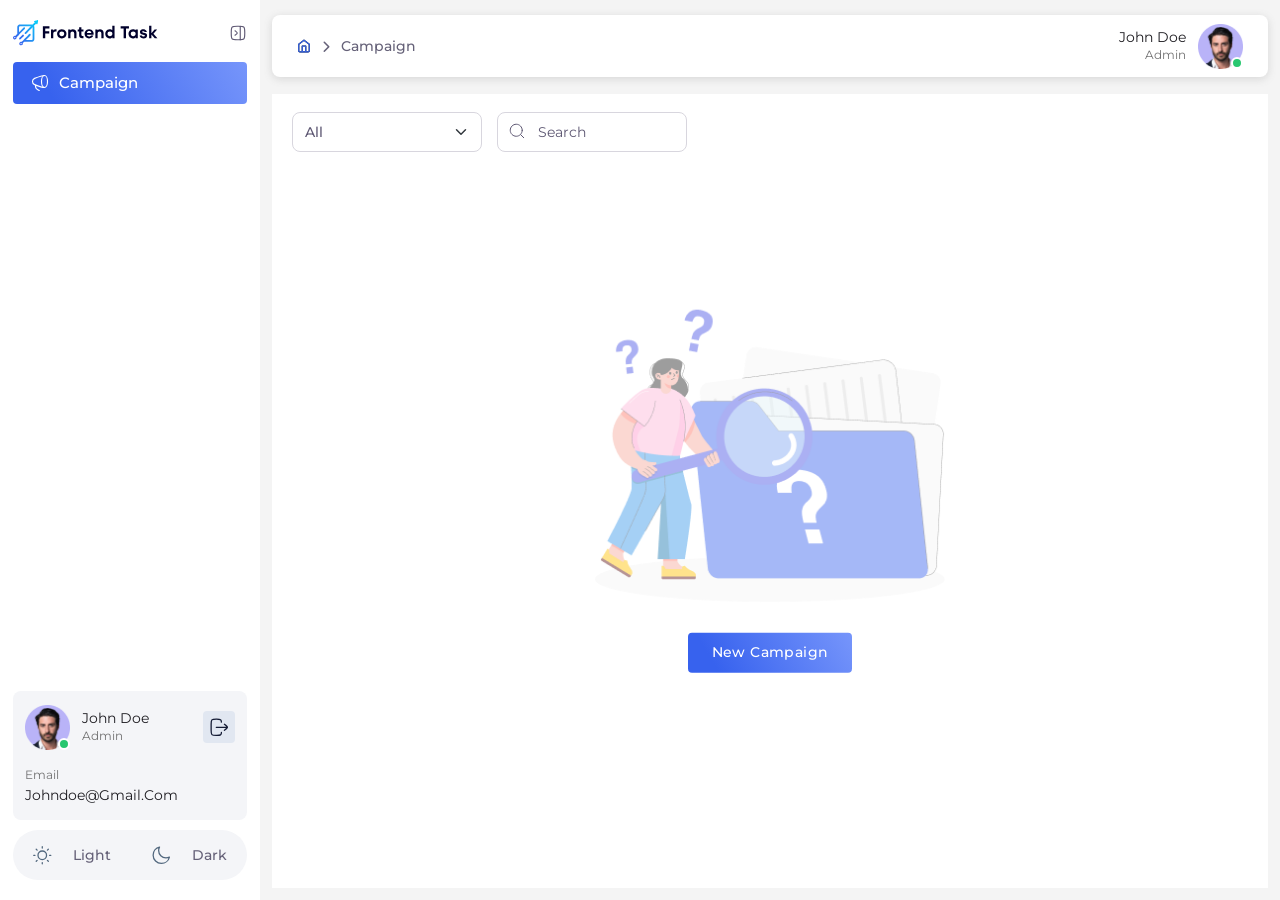
<file: index.html>
<!DOCTYPE html>
<html lang="en">

<head>
    <meta charset="UTF-8">
    <meta name="viewport" content="width=device-width, initial-scale=1">
    <!-- Title -->
    <title>Advanced Workflow</title>
    <!-- meta-description -->
    <meta name="description" content="">
    <!-- font-awesome-link -->
    <link rel="stylesheet" href="https://cdnjs.cloudflare.com/ajax/libs/font-awesome/6.5.1/css/all.min.css">
    <!-- Montserrat-font -->
    <link href="https://fonts.googleapis.com/css2?family=Montserrat:ital,wght@0,100..900;1,100..900&display=swap"
        rel="stylesheet">
    <!-- bootstrap-5.0.2-link -->
    <link rel="stylesheet" type="text/css" href="assets/css/bootstrap.min.css">
    <!--style.css-link-->
    <link rel="stylesheet" href="assets/css/style.css">
    <!-- favicon-link -->
    <link rel="icon" type="image/x-icon" href="assets/image/favicon.svg">
</head>

<body>
    <!-- aside-wrapper-start -->
    <aside class="aside_wrapper">
        <div class="aside_top">
            <div class="head_box">
                <a href="#" class="navbar_brand">
                    <img src="assets/image/logo.svg" class="img-fluid" alt="sit-logo">
                </a>
                <span class="toggle_btn">
                    <svg width="18" height="18" viewBox="0 0 18 18" fill="none" xmlns="http://www.w3.org/2000/svg">
                        <path
                            d="M2.25 8.25C2.25 5.42157 2.25 4.00736 3.12868 3.12868C4.00736 2.25 5.42157 2.25 8.25 2.25H9.75C12.5784 2.25 13.9927 2.25 14.8713 3.12868C15.75 4.00736 15.75 5.42157 15.75 8.25V9.75C15.75 12.5784 15.75 13.9927 14.8713 14.8713C13.9927 15.75 12.5784 15.75 9.75 15.75H8.25C5.42157 15.75 4.00736 15.75 3.12868 14.8713C2.25 13.9927 2.25 12.5784 2.25 9.75V8.25Z"
                            stroke="#5E5873" stroke-width="1.125" stroke-linecap="round" stroke-linejoin="round" />
                        <path d="M11.25 2.25V15.75" stroke="#5E5873" stroke-width="1.125" stroke-linecap="round"
                            stroke-linejoin="round" />
                        <path
                            d="M6 6.75L6.83114 7.40901C7.77705 8.15903 8.25 8.53403 8.25 9C8.25 9.46597 7.77705 9.84097 6.83114 10.591L6 11.25"
                            stroke="#5E5873" stroke-width="1.125" stroke-linecap="round" stroke-linejoin="round" />
                    </svg>

                </span>
            </div>
            <ul class="nav nav_list">
                <li class="nav-item">
                    <a class="nav-link active" href="campaign.html">
                        <span class="link_icon">
                            <svg width="18" height="18" viewBox="0 0 18 18" fill="none"
                                xmlns="http://www.w3.org/2000/svg">
                                <path
                                    d="M13.5 13.5C15.1569 13.5 16.5 10.8137 16.5 7.5C16.5 4.18629 15.1569 1.5 13.5 1.5C11.8431 1.5 10.5 4.18629 10.5 7.5C10.5 10.8137 11.8431 13.5 13.5 13.5Z"
                                    stroke="#5E5873" stroke-width="1.125" />
                                <path
                                    d="M13.5 1.5C11.1727 1.5 6.34884 3.28321 3.57829 4.39029C2.30956 4.89726 1.5 6.13374 1.5 7.5C1.5 8.86627 2.30956 10.1027 3.57829 10.6097C6.34884 11.7168 11.1727 13.5 13.5 13.5"
                                    stroke="#5E5873" stroke-width="1.125" />
                                <path d="M8.25 16.5L6.79255 15.6977C5.20573 14.8243 4.3099 13.06 4.5341 11.25"
                                    stroke="#5E5873" stroke-width="1.125" stroke-linecap="round"
                                    stroke-linejoin="round" />
                            </svg>

                        </span>
                        <span class="link_text">
                            Campaign
                        </span>
                    </a>
                </li>
            </ul>
        </div>
        <div class="aside_bottom">
            <div class="profile_box">
                <div class="profile_head">
                    <div class="profile_detail">
                        <figure class="mb-0 profile_img">
                            <img src="assets/image/profile-img.png" class="img-fluid img_cover" alt="profile-image">
                            <span class="status_icon online"></span>
                        </figure>
                        <div class="profile_content">
                            <h3 class="profile_name">John Doe</h3>
                            <p class="profile_text">Admin</p>
                        </div>
                    </div>
                    <a href="" class="logout-btn">
                        <svg width="21" height="21" viewBox="0 0 21 21" fill="none" xmlns="http://www.w3.org/2000/svg">
                            <path
                                d="M12.4129 5.13638C12.3731 4.20034 12.2543 3.60389 11.9014 3.14496C11.7646 2.96688 11.6049 2.80748 11.4264 2.67083C10.7334 2.14014 9.72746 2.14014 7.71558 2.14014H7.28667C4.86059 2.14014 3.64755 2.14014 2.89385 2.89234C2.14017 3.64454 2.14015 4.85522 2.14015 7.27653L2.14014 13.269C2.14013 15.6903 2.14012 16.901 2.89382 17.6532C3.64751 18.4054 4.86056 18.4054 7.28667 18.4054H7.71553C9.72746 18.4054 10.7334 18.4054 11.4264 17.8748C11.6048 17.7381 11.7646 17.5787 11.9014 17.4007C12.2543 16.9417 12.3731 16.3451 12.4129 15.4089"
                                stroke="#141B34" stroke-width="1.2841" stroke-linecap="round" stroke-linejoin="round" />
                            <path
                                d="M17.5492 10.2728H7.27637M15.409 13.2691C15.409 13.2691 18.4052 11.0624 18.4052 10.2729C18.4052 9.4833 15.409 7.27661 15.409 7.27661"
                                stroke="#141B34" stroke-width="1.2841" stroke-linecap="round" stroke-linejoin="round" />
                        </svg>
                    </a>
                </div>
                <div class="profile_content">
                    <p class="profile_text">Email</p>
                    <a href="mailto:johndoe@gmail.com" class="profile_name">johndoe@gmail.com</a>
                </div>
            </div>
            <div class="theme_box">
                <div class="theme_icon theme_icon_light">
                    <span class="btn_icon">
                        <svg width="21" height="21" viewBox="0 0 21 21" fill="none" xmlns="http://www.w3.org/2000/svg">
                            <path
                                d="M14.5529 10.2729C14.5529 12.6368 12.6365 14.5532 10.2725 14.5532C7.90857 14.5532 5.99219 12.6368 5.99219 10.2729C5.99219 7.90893 7.90857 5.99255 10.2725 5.99255C12.6365 5.99255 14.5529 7.90893 14.5529 10.2729Z"
                                stroke="#52687E" stroke-width="1.2841" />
                            <path
                                d="M10.2726 1.71228V2.99638M10.2726 17.5496V18.8337M16.3257 16.3265L15.4177 15.4185M5.127 5.12736L4.219 4.21936M18.8333 10.273H17.5492M2.99602 10.273H1.71191M16.3261 4.21946L15.4181 5.12746M5.12741 15.4185L4.21942 16.3266"
                                stroke="#52687E" stroke-width="1.2841" stroke-linecap="round" />
                        </svg>
                    </span>
                    <span class="btn_text">Light</span>
                </div>
                <div class="theme_icon theme_icon_dark">
                    <span class="btn_icon">
                        <svg width="21" height="21" viewBox="0 0 21 21" fill="none" xmlns="http://www.w3.org/2000/svg">
                            <path
                                d="M18.4054 12.052C17.3784 12.6004 16.2054 12.9113 14.9599 12.9113C10.9141 12.9113 7.63432 9.63151 7.63432 5.58569C7.63432 4.34011 7.94518 3.16715 8.49356 2.14014C4.85186 2.99362 2.14014 6.26222 2.14014 10.1642C2.14014 14.7157 5.82988 18.4054 10.3814 18.4054C14.2834 18.4054 17.5519 15.6938 18.4054 12.052Z"
                                stroke="#52687E" stroke-width="1.2841" stroke-linecap="round" stroke-linejoin="round" />
                        </svg>

                    </span>
                    <span class="btn_text">Dark</span>
                </div>
            </div>
        </div>
    </aside>
    <!-- aside-wrapper-end -->

    <!-- main-wrapper-start -->
    <main class="main_wrapper">
        <!-- header-start -->
        <header class="header">
            <div class="header_left">
                <div class="toggler_btn d-lg-none">
                    <span class="toggle_icon"></span>
                    <span class="toggle_icon"></span>
                    <span class="toggle_icon"></span>
                </div>
                <ul class="breadcrumb">
                    <li>
                        <a href="#">
                            <svg width="14" height="14" viewBox="0 0 14 14" fill="none"
                                xmlns="http://www.w3.org/2000/svg">
                                <path fill-rule="evenodd" clip-rule="evenodd"
                                    d="M6.6499 0.714276C6.82492 0.539628 7.11683 0.539526 7.3501 0.714276L12.6001 4.79338C12.7748 4.90988 12.8335 5.08453 12.8335 5.2592V11.6684C12.8335 12.6588 12.075 13.4163 11.0835 13.4164H2.9165C1.92484 13.4164 1.1665 12.6589 1.1665 11.6684V5.2592C1.16654 5.08446 1.22498 4.90988 1.3999 4.79338L6.6499 0.714276ZM2.3335 5.55021V11.6684C2.3335 12.018 2.5665 12.2514 2.9165 12.2514H4.6665V7.00725C4.66656 6.65782 4.89973 6.42438 5.24951 6.42424H8.74951C9.09947 6.42424 9.33344 6.65771 9.3335 7.00725V12.2514H11.0835C11.4333 12.2512 11.6665 12.0179 11.6665 11.6684V5.55021L6.99951 1.93791L2.3335 5.55021ZM5.8335 12.2514H8.1665V7.59025H5.8335V12.2514Z"
                                    fill="black" />
                                <mask id="mask0_1_248" style="mask-type:luminance" maskUnits="userSpaceOnUse" x="1"
                                    y="0" width="12" height="14">
                                    <path fill-rule="evenodd" clip-rule="evenodd"
                                        d="M6.6499 0.714276C6.82492 0.539628 7.11683 0.539526 7.3501 0.714276L12.6001 4.79338C12.7748 4.90988 12.8335 5.08453 12.8335 5.2592V11.6684C12.8335 12.6588 12.075 13.4163 11.0835 13.4164H2.9165C1.92484 13.4164 1.1665 12.6589 1.1665 11.6684V5.2592C1.16654 5.08446 1.22498 4.90988 1.3999 4.79338L6.6499 0.714276ZM2.3335 5.55021V11.6684C2.3335 12.018 2.5665 12.2514 2.9165 12.2514H4.6665V7.00725C4.66656 6.65782 4.89973 6.42438 5.24951 6.42424H8.74951C9.09947 6.42424 9.33344 6.65771 9.3335 7.00725V12.2514H11.0835C11.4333 12.2512 11.6665 12.0179 11.6665 11.6684V5.55021L6.99951 1.93791L2.3335 5.55021ZM5.8335 12.2514H8.1665V7.59025H5.8335V12.2514Z"
                                        fill="white" />
                                </mask>
                                <g mask="url(#mask0_1_248)">
                                    <rect width="14" height="14" fill="#3666EE" />
                                </g>
                            </svg>
                        </a>
                    </li>
                    <li>Campaign</li>
                </ul>
            </div>
            <div class="header_right">
                <div class="profile_detail">
                    <div class="profile_content text-end">
                        <h3 class="profile_name">John Doe</h3>
                        <p class="profile_text">Admin</p>
                    </div>
                    <figure class="mb-0 profile_img">
                        <img src="assets/image/profile-img.png" class="img-fluid img_cover" alt="profile-image">
                        <span class="status_icon online"></span>
                    </figure>
                </div>
            </div>
        </header>
        <!-- header-end -->
        <!-- content-wrapper-start -->
        <section class="content_wrapper">
            <form action="#">
                <div class="wrap_form">
                    <div class="form-group">
                        <select name="_select_type"  class="form-select">
                            <option value="all">All</option>
                            <option value="all">None</option>
                        </select>
                    </div>
                    <div class="input-group">
                        <span class="input-group-text">
                            <svg width="18" height="18" viewBox="0 0 18 18" fill="none"
                                xmlns="http://www.w3.org/2000/svg">
                                <path d="M12.75 12.75L15.75 15.75" stroke="#5E5873" stroke-linecap="round"
                                    stroke-linejoin="round" />
                                <path
                                    d="M14.25 8.25C14.25 4.93629 11.5637 2.25 8.25 2.25C4.93629 2.25 2.25 4.93629 2.25 8.25C2.25 11.5637 4.93629 14.25 8.25 14.25C11.5637 14.25 14.25 11.5637 14.25 8.25Z"
                                    stroke="#5E5873" stroke-linecap="round" stroke-linejoin="round" />
                            </svg>
                        </span>
                        <input type="search" class="form-control" placeholder="Search">
                    </div>
                </div>
            </form>
            <div class="search_imgBox">
                <figure class=" search_img">
                    <img src="assets/image/object.png" class="img-fluid" alt="Search-image">
                </figure>
                <a href="#" class="btn-all">New Campaign</a>
            </div>
        </section>
        <!-- content-wrapper-end -->
    </main>
    <!-- main-wrapper-end -->

    <!-- body-overlay-start -->
    <div class="body_overloay"></div>
    <!-- body-overlay-end -->

    <!-- jQuery-min.js -->
    <script src="https://cdnjs.cloudflare.com/ajax/libs/jquery/3.7.0/jquery.min.js"></script>
    <!--bootstrap-5.0.2-js-->
    <script src="assets/js/bootstrap.bundle.min.js"></script>
    <!-- style.js -->
    <script src="assets/js/custom.js"></script>
</body>

</html>
</file>
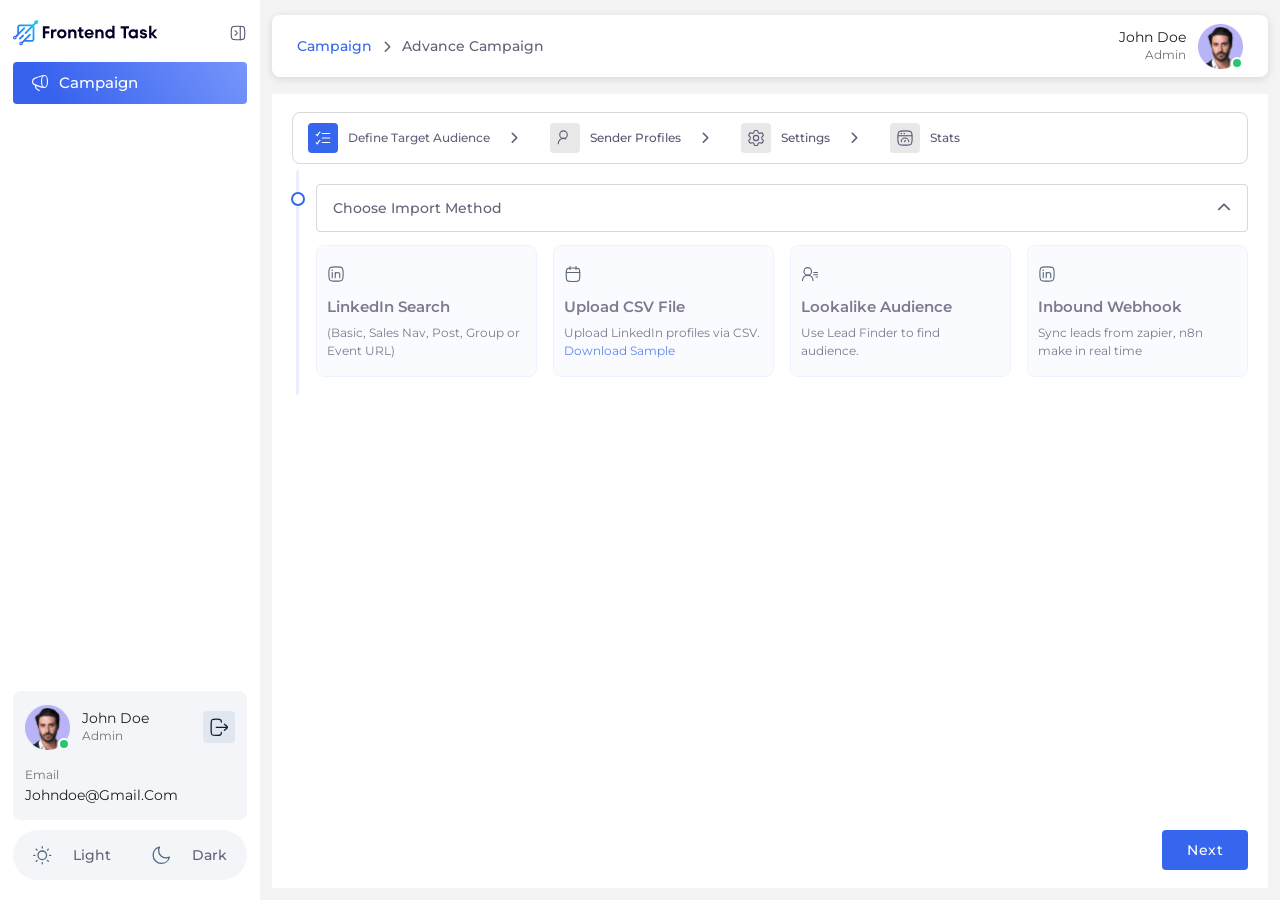
<file: campaign.html>
<!DOCTYPE html>
<html lang="en">

<head>
    <meta charset="UTF-8">
    <meta name="viewport" content="width=device-width, initial-scale=1">
    <!-- Title -->
    <title>Advanced Workflow</title>
    <!-- meta-description -->
    <meta name="description" content="">
    <!-- font-awesome-link -->
    <link rel="stylesheet" href="https://cdnjs.cloudflare.com/ajax/libs/font-awesome/6.5.1/css/all.min.css">
    <!-- Montserrat-font -->
    <link href="https://fonts.googleapis.com/css2?family=Montserrat:ital,wght@0,100..900;1,100..900&display=swap"
        rel="stylesheet">
    <!-- bootstrap-5.0.2-link -->
    <link rel="stylesheet" type="text/css" href="assets/css/bootstrap.min.css">
    <!--style.css-link-->
    <link rel="stylesheet" href="assets/css/style.css">
    <!-- favicon-link -->
    <link rel="icon" type="image/x-icon" href="assets/image/favicon.svg">
</head>

<body>
    <!-- aside-wrapper-start -->
    <aside class="aside_wrapper">
        <div class="aside_top">
            <div class="head_box">
                <a href="#" class="navbar_brand">
                    <img src="assets/image/logo.svg" class="img-fluid" alt="sit-logo">
                </a>
                <span class="toggle_btn">
                    <svg width="18" height="18" viewBox="0 0 18 18" fill="none" xmlns="http://www.w3.org/2000/svg">
                        <path
                            d="M2.25 8.25C2.25 5.42157 2.25 4.00736 3.12868 3.12868C4.00736 2.25 5.42157 2.25 8.25 2.25H9.75C12.5784 2.25 13.9927 2.25 14.8713 3.12868C15.75 4.00736 15.75 5.42157 15.75 8.25V9.75C15.75 12.5784 15.75 13.9927 14.8713 14.8713C13.9927 15.75 12.5784 15.75 9.75 15.75H8.25C5.42157 15.75 4.00736 15.75 3.12868 14.8713C2.25 13.9927 2.25 12.5784 2.25 9.75V8.25Z"
                            stroke="#5E5873" stroke-width="1.125" stroke-linecap="round" stroke-linejoin="round" />
                        <path d="M11.25 2.25V15.75" stroke="#5E5873" stroke-width="1.125" stroke-linecap="round"
                            stroke-linejoin="round" />
                        <path
                            d="M6 6.75L6.83114 7.40901C7.77705 8.15903 8.25 8.53403 8.25 9C8.25 9.46597 7.77705 9.84097 6.83114 10.591L6 11.25"
                            stroke="#5E5873" stroke-width="1.125" stroke-linecap="round" stroke-linejoin="round" />
                    </svg>

                </span>
            </div>
            <ul class="nav nav_list">
                <li class="nav-item">
                    <a class="nav-link active" href="campaign.html">
                        <span class="link_icon">
                            <svg width="18" height="18" viewBox="0 0 18 18" fill="none"
                                xmlns="http://www.w3.org/2000/svg">
                                <path
                                    d="M13.5 13.5C15.1569 13.5 16.5 10.8137 16.5 7.5C16.5 4.18629 15.1569 1.5 13.5 1.5C11.8431 1.5 10.5 4.18629 10.5 7.5C10.5 10.8137 11.8431 13.5 13.5 13.5Z"
                                    stroke="#5E5873" stroke-width="1.125" />
                                <path
                                    d="M13.5 1.5C11.1727 1.5 6.34884 3.28321 3.57829 4.39029C2.30956 4.89726 1.5 6.13374 1.5 7.5C1.5 8.86627 2.30956 10.1027 3.57829 10.6097C6.34884 11.7168 11.1727 13.5 13.5 13.5"
                                    stroke="#5E5873" stroke-width="1.125" />
                                <path d="M8.25 16.5L6.79255 15.6977C5.20573 14.8243 4.3099 13.06 4.5341 11.25"
                                    stroke="#5E5873" stroke-width="1.125" stroke-linecap="round"
                                    stroke-linejoin="round" />
                            </svg>

                        </span>
                        <span class="link_text">
                            Campaign
                        </span>
                    </a>
                </li>
            </ul>
        </div>
        <div class="aside_bottom">
            <div class="profile_box">
                <div class="profile_head">
                    <div class="profile_detail">
                        <figure class="mb-0 profile_img">
                            <img src="assets/image/profile-img.png" class="img-fluid img_cover" alt="profile-image">
                            <span class="status_icon online"></span>
                        </figure>
                        <div class="profile_content">
                            <h3 class="profile_name">John Doe</h3>
                            <p class="profile_text">Admin</p>
                        </div>
                    </div>
                    <a href="" class="logout-btn">
                        <svg width="21" height="21" viewBox="0 0 21 21" fill="none" xmlns="http://www.w3.org/2000/svg">
                            <path
                                d="M12.4129 5.13638C12.3731 4.20034 12.2543 3.60389 11.9014 3.14496C11.7646 2.96688 11.6049 2.80748 11.4264 2.67083C10.7334 2.14014 9.72746 2.14014 7.71558 2.14014H7.28667C4.86059 2.14014 3.64755 2.14014 2.89385 2.89234C2.14017 3.64454 2.14015 4.85522 2.14015 7.27653L2.14014 13.269C2.14013 15.6903 2.14012 16.901 2.89382 17.6532C3.64751 18.4054 4.86056 18.4054 7.28667 18.4054H7.71553C9.72746 18.4054 10.7334 18.4054 11.4264 17.8748C11.6048 17.7381 11.7646 17.5787 11.9014 17.4007C12.2543 16.9417 12.3731 16.3451 12.4129 15.4089"
                                stroke="#141B34" stroke-width="1.2841" stroke-linecap="round" stroke-linejoin="round" />
                            <path
                                d="M17.5492 10.2728H7.27637M15.409 13.2691C15.409 13.2691 18.4052 11.0624 18.4052 10.2729C18.4052 9.4833 15.409 7.27661 15.409 7.27661"
                                stroke="#141B34" stroke-width="1.2841" stroke-linecap="round" stroke-linejoin="round" />
                        </svg>
                    </a>
                </div>
                <div class="profile_content">
                    <p class="profile_text">Email</p>
                    <a href="mailto:johndoe@gmail.com" class="profile_name">johndoe@gmail.com</a>
                </div>
            </div>
            <div class="theme_box">
                <div class="theme_icon theme_icon_light">
                    <span class="btn_icon">
                        <svg width="21" height="21" viewBox="0 0 21 21" fill="none" xmlns="http://www.w3.org/2000/svg">
                            <path
                                d="M14.5529 10.2729C14.5529 12.6368 12.6365 14.5532 10.2725 14.5532C7.90857 14.5532 5.99219 12.6368 5.99219 10.2729C5.99219 7.90893 7.90857 5.99255 10.2725 5.99255C12.6365 5.99255 14.5529 7.90893 14.5529 10.2729Z"
                                stroke="#52687E" stroke-width="1.2841" />
                            <path
                                d="M10.2726 1.71228V2.99638M10.2726 17.5496V18.8337M16.3257 16.3265L15.4177 15.4185M5.127 5.12736L4.219 4.21936M18.8333 10.273H17.5492M2.99602 10.273H1.71191M16.3261 4.21946L15.4181 5.12746M5.12741 15.4185L4.21942 16.3266"
                                stroke="#52687E" stroke-width="1.2841" stroke-linecap="round" />
                        </svg>
                    </span>
                    <span class="btn_text">Light</span>
                </div>
                <div class="theme_icon theme_icon_dark">
                    <span class="btn_icon">
                        <svg width="21" height="21" viewBox="0 0 21 21" fill="none" xmlns="http://www.w3.org/2000/svg">
                            <path
                                d="M18.4054 12.052C17.3784 12.6004 16.2054 12.9113 14.9599 12.9113C10.9141 12.9113 7.63432 9.63151 7.63432 5.58569C7.63432 4.34011 7.94518 3.16715 8.49356 2.14014C4.85186 2.99362 2.14014 6.26222 2.14014 10.1642C2.14014 14.7157 5.82988 18.4054 10.3814 18.4054C14.2834 18.4054 17.5519 15.6938 18.4054 12.052Z"
                                stroke="#52687E" stroke-width="1.2841" stroke-linecap="round" stroke-linejoin="round" />
                        </svg>

                    </span>
                    <span class="btn_text">Dark</span>
                </div>
            </div>
        </div>
    </aside>
    <!-- aside-wrapper-end -->

    <!-- main-wrapper-start -->
    <main class="main_wrapper">
        <!-- header-start -->
        <header class="header">
            <div class="header_left">
                <div class="toggler_btn d-lg-none">
                    <span class="toggle_icon"></span>
                    <span class="toggle_icon"></span>
                    <span class="toggle_icon"></span>
                </div>
                <ul class="breadcrumb">
                    <li>
                        <a href="campaign.html">
                            Campaign
                        </a>
                    </li>
                    <li> Advance Campaign</li>
                </ul>
            </div>
            <div class="header_right">
                <div class="profile_detail">
                    <div class="profile_content text-end">
                        <h3 class="profile_name">John Doe</h3>
                        <p class="profile_text">Admin</p>
                    </div>
                    <figure class="mb-0 profile_img">
                        <img src="assets/image/profile-img.png" class="img-fluid img_cover" alt="profile-image">
                        <span class="status_icon online"></span>
                    </figure>
                </div>
            </div>
        </header>
        <!-- header-end -->
        <!-- content-wrapper-start -->
        <section class="content_wrapper">
            <form id="msform">
                <!-- progressbar -->
                <ul id="progressbar">
                    <li class="progessbar_list active">
                        <span class="list_icon">
                            <svg width="18" height="18" viewBox="0 0 18 18" fill="none"
                                xmlns="http://www.w3.org/2000/svg">
                                <path d="M8.25 4.5H15.75" stroke="#5E5873" stroke-width="1.125"
                                    stroke-linecap="round" />
                                <path d="M8.25 9H15.75" stroke="#5E5873" stroke-width="1.125" stroke-linecap="round" />
                                <path d="M8.25 13.5H15.75" stroke="#5E5873" stroke-width="1.125"
                                    stroke-linecap="round" />
                                <path d="M2.25 5.54464C2.25 5.54464 3 6.03349 3.375 6.75C3.375 6.75 4.5 3.9375 6 3"
                                    stroke="#5E5873" stroke-width="1.125" stroke-linecap="round"
                                    stroke-linejoin="round" />
                                <path d="M2.25 13.7947C2.25 13.7947 3 14.2835 3.375 15C3.375 15 4.5 12.1875 6 11.25"
                                    stroke="#5E5873" stroke-width="1.125" stroke-linecap="round"
                                    stroke-linejoin="round" />
                            </svg>
                        </span>
                        <span class="list_text">Define Target Audience</span>
                    </li>
                    <li class="progessbar_list">
                        <span class="list_icon">
                            <svg width="18" height="18" viewBox="0 0 18 18" fill="none"
                                xmlns="http://www.w3.org/2000/svg">
                                <path
                                    d="M11.25 5.625C11.25 3.55393 9.57105 1.875 7.5 1.875C5.42893 1.875 3.75 3.55393 3.75 5.625C3.75 7.69605 5.42893 9.375 7.5 9.375C9.57105 9.375 11.25 7.69605 11.25 5.625Z"
                                    stroke="#5E5873" stroke-width="1.125" stroke-linecap="round"
                                    stroke-linejoin="round" />
                                <path
                                    d="M2.25 14.625C2.25 11.7255 4.60051 9.375 7.5 9.375C8.3052 9.375 9.06802 9.55628 9.75 9.8802"
                                    stroke="#5E5873" stroke-width="1.125" stroke-linecap="round"
                                    stroke-linejoin="round" />
                            </svg>

                        </span>
                        <span class="list_text">Sender Profiles</span>
                    </li>
                    <li class="progessbar_list">
                        <span class="list_icon">
                            <svg width="18" height="18" viewBox="0 0 18 18" fill="none"
                                xmlns="http://www.w3.org/2000/svg">
                                <path
                                    d="M15.9881 5.35604L15.6179 4.71359C15.3379 4.22772 15.198 3.98479 14.9598 3.88791C14.7216 3.79104 14.4522 3.86748 13.9135 4.02036L12.9983 4.27814C12.6544 4.35746 12.2935 4.31246 11.9794 4.15109L11.7268 4.00532C11.4574 3.83282 11.2503 3.5785 11.1356 3.27956L10.8852 2.53152C10.7205 2.03651 10.6381 1.789 10.4421 1.64743C10.2461 1.50586 9.98572 1.50586 9.46492 1.50586H8.62882C8.1081 1.50586 7.8477 1.50586 7.65165 1.64743C7.45564 1.789 7.37329 2.03651 7.20862 2.53152L6.95815 3.27956C6.84349 3.5785 6.63634 3.83282 6.36703 4.00532L6.11437 4.15109C5.8003 4.31246 5.43944 4.35746 5.09548 4.27814L4.18031 4.02036C3.64156 3.86748 3.37219 3.79104 3.134 3.88791C2.89582 3.98479 2.75584 4.22772 2.47586 4.71359L2.10568 5.35604C1.84324 5.81148 1.71202 6.0392 1.73749 6.28162C1.76296 6.52403 1.93862 6.71939 2.28994 7.11009L3.06322 7.9746C3.25222 8.21385 3.38641 8.63085 3.38641 9.00578C3.38641 9.38085 3.25227 9.7977 3.06325 10.037L2.28994 10.9016C1.93862 11.2923 1.76296 11.4876 1.73749 11.7301C1.71202 11.9725 1.84324 12.2002 2.10568 12.6556L2.47585 13.298C2.75582 13.7839 2.89582 14.0269 3.134 14.1237C3.37219 14.2206 3.64156 14.1442 4.18033 13.9913L5.09545 13.7335C5.43947 13.6541 5.8004 13.6992 6.1145 13.8606L6.36712 14.0064C6.63638 14.1789 6.84348 14.4332 6.95812 14.7321L7.20862 15.4802C7.37329 15.9752 7.45564 16.2227 7.65165 16.3643C7.8477 16.5059 8.1081 16.5059 8.62882 16.5059H9.46492C9.98572 16.5059 10.2461 16.5059 10.4421 16.3643C10.6381 16.2227 10.7205 15.9752 10.8852 15.4802L11.1357 14.7321C11.2503 14.4332 11.4574 14.1789 11.7267 14.0064L11.9793 13.8606C12.2934 13.6992 12.6543 13.6541 12.9983 13.7335L13.9135 13.9913C14.4522 14.1442 14.7216 14.2206 14.9598 14.1237C15.198 14.0269 15.3379 13.7839 15.6179 13.298L15.9881 12.6556C16.2505 12.2002 16.3817 11.9725 16.3563 11.7301C16.3308 11.4876 16.1551 11.2923 15.8038 10.9016L15.0305 10.037C14.8415 9.7977 14.7073 9.38085 14.7073 9.00578C14.7073 8.63085 14.8416 8.21385 15.0305 7.9746L15.8038 7.11009C16.1551 6.71939 16.3308 6.52403 16.3563 6.28162C16.3817 6.0392 16.2505 5.81148 15.9881 5.35604Z"
                                    stroke="#5E5873" stroke-width="1.125" stroke-linecap="round" />
                                <path
                                    d="M11.6406 9C11.6406 10.4497 10.4654 11.625 9.0156 11.625C7.56585 11.625 6.39062 10.4497 6.39062 9C6.39062 7.55025 7.56585 6.375 9.0156 6.375C10.4654 6.375 11.6406 7.55025 11.6406 9Z"
                                    stroke="#5E5873" stroke-width="1.125" />
                            </svg>

                        </span>
                        <span class="list_text">Settings</span>
                    </li>
                    <li class="progessbar_list">
                        <span class="list_icon">
                            <svg width="18" height="18" viewBox="0 0 18 18" fill="none"
                                xmlns="http://www.w3.org/2000/svg">
                                <path
                                    d="M1.875 8.99998C1.875 5.64124 1.875 3.96186 2.91843 2.91843C3.96187 1.875 5.64124 1.875 9 1.875C12.3587 1.875 14.0381 1.875 15.0816 2.91843C16.125 3.96186 16.125 5.64124 16.125 8.99998C16.125 12.3588 16.125 14.0381 15.0816 15.0816C14.0381 16.125 12.3587 16.125 9 16.125C5.64124 16.125 3.96187 16.125 2.91843 15.0816C1.875 14.0381 1.875 12.3588 1.875 8.99998Z"
                                    stroke="#5E5873" stroke-width="1.125" />
                                <path d="M1.875 6.75H16.125" stroke="#5E5873" stroke-width="1.125"
                                    stroke-linejoin="round" />
                                <path d="M5.25 4.5H5.25673" stroke="#5E5873" stroke-width="1.5" stroke-linecap="round"
                                    stroke-linejoin="round" />
                                <path d="M8.25 4.5H8.25675" stroke="#5E5873" stroke-width="1.5" stroke-linecap="round"
                                    stroke-linejoin="round" />
                                <path d="M12.75 12.75C12.75 10.679 11.071 9 9 9C6.92893 9 5.25 10.679 5.25 12.75"
                                    stroke="#5E5873" stroke-width="1.125" stroke-linecap="round" />
                                <path d="M9.5294 11.4688L8.46875 12.5294" stroke="#5E5873" stroke-width="1.125"
                                    stroke-linecap="round" stroke-linejoin="round" />
                            </svg>

                        </span>
                        <span class="list_text">Stats</span>
                    </li>
                </ul>
                <fieldset class="csmt_fieldset">
                    <div class="field_box">
                        <div class="field_item">
                            <a href="#i_method" class="collapse_btn" data-bs-toggle="collapse">
                                <span class="link_text">Choose Import Method</span>
                                <span class="link_icon"><i class="fa-solid fa-chevron-up"></i></span>
                            </a>
                            <div id="i_method" class="collapse collapse_box show">
                                <div class="collapse_grid">
                                    <div class="grid_boxItem">
                                        <input type="radio" name="_import_method" class="form-check-input"
                                            aria-expanded="true">
                                        <div class="grid_content">
                                            <span class="checkImg"><i class="fa-solid fa-check"></i></span>
                                            <span class="box-icon">
                                                <svg width="18" height="18" viewBox="0 0 18 18" fill="none"
                                                    xmlns="http://www.w3.org/2000/svg">
                                                    <path d="M5.25 7.5V12.75" stroke="#334155" stroke-width="1.125"
                                                        stroke-linecap="round" stroke-linejoin="round" />
                                                    <path
                                                        d="M8.25 9.75V12.75M8.25 9.75C8.25 8.50732 9.25732 7.5 10.5 7.5C11.7427 7.5 12.75 8.50732 12.75 9.75V12.75M8.25 9.75V7.5"
                                                        stroke="#334155" stroke-width="1.125" stroke-linecap="round"
                                                        stroke-linejoin="round" />
                                                    <path d="M5.25577 5.25H5.24902" stroke="#334155" stroke-width="1.5"
                                                        stroke-linecap="round" stroke-linejoin="round" />
                                                    <path
                                                        d="M1.875 9C1.875 5.64124 1.875 3.96187 2.91843 2.91843C3.96187 1.875 5.64124 1.875 9 1.875C12.3587 1.875 14.0381 1.875 15.0816 2.91843C16.125 3.96187 16.125 5.64124 16.125 9C16.125 12.3587 16.125 14.0381 15.0816 15.0816C14.0381 16.125 12.3587 16.125 9 16.125C5.64124 16.125 3.96187 16.125 2.91843 15.0816C1.875 14.0381 1.875 12.3587 1.875 9Z"
                                                        stroke="#334155" stroke-width="1.125" stroke-linejoin="round" />
                                                </svg>

                                            </span>
                                            <h5 class="box_heading">LinkedIn
                                                Search</h5>
                                            <p>(Basic, Sales Nav, Post,
                                                Group or Event URL)</p>
                                        </div>
                                    </div>
                                    <div class="grid_boxItem">
                                        <input type="radio" name="_import_method" class="form-check-input"
                                            aria-expanded="true">
                                        <div class="grid_content">
                                            <span class="checkImg"><i class="fa-solid fa-check"></i></span>
                                            <span class="box-icon">
                                                <svg width="18" height="18" viewBox="0 0 18 18" fill="none"
                                                    xmlns="http://www.w3.org/2000/svg">
                                                    <path d="M12 1.5V4.5M6 1.5V4.5" stroke="#334155"
                                                        stroke-width="1.125" stroke-linecap="round"
                                                        stroke-linejoin="round" />
                                                    <path
                                                        d="M9.75 3H8.25C5.42157 3 4.00736 3 3.12868 3.87868C2.25 4.75736 2.25 6.17157 2.25 9V10.5C2.25 13.3284 2.25 14.7427 3.12868 15.6213C4.00736 16.5 5.42157 16.5 8.25 16.5H9.75C12.5784 16.5 13.9927 16.5 14.8713 15.6213C15.75 14.7427 15.75 13.3284 15.75 10.5V9C15.75 6.17157 15.75 4.75736 14.8713 3.87868C13.9927 3 12.5784 3 9.75 3Z"
                                                        stroke="#334155" stroke-width="1.125" stroke-linecap="round"
                                                        stroke-linejoin="round" />
                                                    <path d="M2.25 7.5H15.75" stroke="#334155" stroke-width="1.125"
                                                        stroke-linecap="round" stroke-linejoin="round" />
                                                </svg>

                                            </span>
                                            <h5 class="box_heading">Upload
                                                CSV File</h5>
                                            <p>Upload LinkedIn profiles via CSV. <a href="" class="box_link">Download
                                                    Sample</a> </p>
                                        </div>
                                    </div>
                                    <div class="grid_boxItem" data-bs-toggle="modal" data-bs-target="#look_like">
                                        <input type="radio" name="_import_method" class="form-check-input"
                                            aria-expanded="true">
                                        <div class="grid_content">
                                            <span class="checkImg"><i class="fa-solid fa-check"></i></span>
                                            <span class="box-icon">
                                                <svg width="18" height="18" viewBox="0 0 18 18" fill="none"
                                                    xmlns="http://www.w3.org/2000/svg">
                                                    <path
                                                        d="M10.5 6.375C10.5 4.30393 8.82105 2.625 6.75 2.625C4.67893 2.625 3 4.30393 3 6.375C3 8.44605 4.67893 10.125 6.75 10.125C8.82105 10.125 10.5 8.44605 10.5 6.375Z"
                                                        stroke="#334155" stroke-width="1.125" stroke-linecap="round"
                                                        stroke-linejoin="round" />
                                                    <path
                                                        d="M12 15.375C12 12.4755 9.6495 10.125 6.75 10.125C3.85051 10.125 1.5 12.4755 1.5 15.375"
                                                        stroke="#334155" stroke-width="1.125" stroke-linecap="round"
                                                        stroke-linejoin="round" />
                                                    <path d="M12.75 7.5H16.5" stroke="#334155" stroke-width="1.125"
                                                        stroke-linecap="round" stroke-linejoin="round" />
                                                    <path d="M12.75 9.75H16.5" stroke="#334155" stroke-width="1.125"
                                                        stroke-linecap="round" stroke-linejoin="round" />
                                                    <path d="M15 12H16.5" stroke="#334155" stroke-width="1.125"
                                                        stroke-linecap="round" stroke-linejoin="round" />
                                                </svg>

                                            </span>
                                            <h5 class="box_heading">Lookalike
                                                Audience</h5>
                                            <p>Use Lead Finder to find audience.</p>
                                        </div>
                                    </div>
                                    <div class="grid_boxItem">
                                        <input type="radio" name="_import_method" class="form-check-input"
                                            aria-expanded="true">
                                        <div class="grid_content">
                                            <span class="checkImg"><i class="fa-solid fa-check"></i></span>
                                            <span class="box-icon">
                                                <svg width="18" height="18" viewBox="0 0 18 18" fill="none"
                                                    xmlns="http://www.w3.org/2000/svg">
                                                    <path d="M5.25 7.5V12.75" stroke="#334155" stroke-width="1.125"
                                                        stroke-linecap="round" stroke-linejoin="round" />
                                                    <path
                                                        d="M8.25 9.75V12.75M8.25 9.75C8.25 8.50732 9.25732 7.5 10.5 7.5C11.7427 7.5 12.75 8.50732 12.75 9.75V12.75M8.25 9.75V7.5"
                                                        stroke="#334155" stroke-width="1.125" stroke-linecap="round"
                                                        stroke-linejoin="round" />
                                                    <path d="M5.25577 5.25H5.24902" stroke="#334155" stroke-width="1.5"
                                                        stroke-linecap="round" stroke-linejoin="round" />
                                                    <path
                                                        d="M1.875 9C1.875 5.64124 1.875 3.96187 2.91843 2.91843C3.96187 1.875 5.64124 1.875 9 1.875C12.3587 1.875 14.0381 1.875 15.0816 2.91843C16.125 3.96187 16.125 5.64124 16.125 9C16.125 12.3587 16.125 14.0381 15.0816 15.0816C14.0381 16.125 12.3587 16.125 9 16.125C5.64124 16.125 3.96187 16.125 2.91843 15.0816C1.875 14.0381 1.875 12.3587 1.875 9Z"
                                                        stroke="#334155" stroke-width="1.125" stroke-linejoin="round" />
                                                </svg>

                                            </span>
                                            <h5 class="box_heading">Inbound Webhook </h5>
                                            <p>Sync leads from zapier, n8n make in real time</p>
                                        </div>
                                    </div>
                                </div>
                            </div>

                        </div>
                    </div>
                    <div class="next btn_secondary ms-auto">Next</div>
                </fieldset>
                <fieldset class="csmt_fieldset">
                    <div class="field_box ps-0">
                        <!-- Nav pills -->
                        <ul class="nav nav-pills">
                            <li class="nav-item">
                                <a class="nav-link active" data-bs-toggle="pill" href="#link_din">LinkedIn Profile</a>
                            </li>
                            <li class="nav-item">
                                <a class="nav-link" data-bs-toggle="pill" href="#email_acc">Email Accounts</a>
                            </li>
                        </ul>

                        <!-- Tab panes -->
                        <div class="tab-content">
                            <div class="tab-pane active" id="link_din">
                                <div class="tab_box">
                                    <div class="tab_head">
                                        <div class="head-left">
                                            <h3 class="tab_heading">
                                                <span class="heading_icon"><i
                                                        class="fa-brands fa-linkedin"></i></span>LinkedIn Profile
                                            </h3>
                                            <p>Pick which LinkedIn profiles you want to use for this campaign.</p>
                                        </div>
                                        <a href="" class="btn_secondary">
                                            <span class="btn_icon">+</span>
                                            <span class="btn_text">Add Account</span>
                                        </a>
                                    </div>
                                    <div class="mid_tab">
                                        <div class="form-group">
                                            <label for="sh_ow">Show</label>
                                            <select name="_value" id="sh_ow" class="form-select">
                                                <option value="all">10</option>
                                                <option value="all">11</option>
                                            </select>
                                        </div>
                                        <div class="input-group">
                                            <span class="input-group-text">
                                                <svg width="18" height="18" viewBox="0 0 18 18" fill="none"
                                                    xmlns="http://www.w3.org/2000/svg">
                                                    <path d="M12.75 12.75L15.75 15.75" stroke="#5E5873"
                                                        stroke-linecap="round" stroke-linejoin="round" />
                                                    <path
                                                        d="M14.25 8.25C14.25 4.93629 11.5637 2.25 8.25 2.25C4.93629 2.25 2.25 4.93629 2.25 8.25C2.25 11.5637 4.93629 14.25 8.25 14.25C11.5637 14.25 14.25 11.5637 14.25 8.25Z"
                                                        stroke="#5E5873" stroke-linecap="round"
                                                        stroke-linejoin="round" />
                                                </svg>
                                            </span>
                                            <input type="search" class="form-control" placeholder="Search">
                                        </div>
                                    </div>
                                    <div class="table-responsive csmt_table">
                                        <table class="table">
                                            <thead>
                                                <tr>
                                                    <th>
                                                        <input type="checkbox" class="form-check-input">
                                                    </th>
                                                    <th>Name</th>
                                                    <th>Health</th>
                                                    <th>Daily Limits</th>
                                                    <th>Account type</th>
                                                    <th>Status</th>
                                                </tr>
                                            </thead>
                                            <tbody>
                                                <tr>
                                                    <td>
                                                        <input type="checkbox" class="form-check-input">
                                                    </td>
                                                    <td>
                                                        <div class="user_detail">
                                                            <figure class="user_img mb-0">
                                                                <img src="assets/image/userimg.png"
                                                                    class="img-fluid img_cover" alt="user-img">
                                                            </figure>
                                                            <div class="user_content">
                                                                <h5 class="user_name">Edgar Jones</h5>
                                                                <p>1,250 connections</p>
                                                            </div>
                                                        </div>
                                                    </td>
                                                    <td>
                                                        <div class="bar_img">
                                                            <img src="assets/image/bar.png" class="img-fluid img_cover"
                                                                alt="bar-image">
                                                        </div>
                                                    </td>
                                                    <td>
                                                        <span class="limit_text">Invites: 40 / day</span>
                                                    </td>
                                                    <td>
                                                        <h6 class="accout_heading">
                                                            <span class="heading_icon"><i
                                                                    class="fa-brands fa-linkedin"></i></span>
                                                            Premium
                                                        </h6>
                                                    </td>
                                                    <td>
                                                        <span class="conection_badge connection">Connected</span>
                                                    </td>
                                                </tr>
                                            </tbody>
                                        </table>
                                    </div>
                                </div>
                            </div>
                            <div class="tab-pane fade" id="email_acc">...</div>
                        </div>
                    </div>
                    <div class="previous previous_btn ms-auto">
                        <span class="btn_icon"><svg width="14" height="14" viewBox="0 0 14 14" fill="none"
                                xmlns="http://www.w3.org/2000/svg">
                                <path
                                    d="M6.10431 2.625H9.38565C11.1979 2.625 12.667 4.09411 12.667 5.90634C12.667 7.71859 11.1979 9.18768 9.38565 9.18768H1"
                                    stroke="#3666EE" stroke-width="1.09378" stroke-linecap="round"
                                    stroke-linejoin="round" />
                                <path
                                    d="M3.18755 7C3.18755 7 1.00001 8.61114 1 9.18756C0.999993 9.76406 3.18756 11.3751 3.18756 11.3751"
                                    stroke="#3666EE" stroke-width="1.09378" stroke-linecap="round"
                                    stroke-linejoin="round" />
                            </svg>
                        </span>
                        <span class="btn_text ">Previous</span>
                    </div>
                    <div class="next btn_secondary">next</div>
                </fieldset>
                <fieldset class="csmt_fieldset">
                    <div class="field_box ps-0">
                        <div class="setting_box">
                            <div class="setting_inner">
                                <div class="form-group">
                                    <label for="cam_name" class="csmt_lable">Campaign name</label>
                                    <input type="text" class="form-control" id="cam_name" value="New Outreach Campaign">
                                </div>
                                <div class="sending_box">
                                    <div class="head_box">
                                        <h4 class="csmt_lable">Sending Window</h4>
                                        <p>Define when the campaign runs</p>
                                    </div>
                                    <div class="row g-3">
                                        <div class="col-12 col-lg-6">
                                            <div class="left_column">
                                                <div class="form_field">
                                                    <div class="form-group">
                                                        <select class="form-select">
                                                            <option value="USA Outreach Time">USA Outreach Time</option>
                                                            <option value="USA Outreach Time">USA Outreach Time</option>
                                                        </select>
                                                    </div>
                                                    <div class="csmt_checkbox">
                                                        <div class="form-check">
                                                            <input type="checkbox" class="form-check-input"
                                                                aria-expanded="true" checked>
                                                            <label class="check_lable">Mon</label>
                                                        </div>
                                                        <div class="form-check">
                                                            <input type="checkbox" class="form-check-input"
                                                                aria-expanded="true" checked>
                                                            <label class="check_lable">Tue</label>
                                                        </div>
                                                        <div class="form-check">
                                                            <input type="checkbox" class="form-check-input"
                                                                aria-expanded="true" checked>
                                                            <label class="check_lable">Wed</label>
                                                        </div>
                                                        <div class="form-check">
                                                            <input type="checkbox" class="form-check-input"
                                                                aria-expanded="true" checked>
                                                            <label class="check_lable">Thu</label>
                                                        </div>
                                                        <div class="form-check">
                                                            <input type="checkbox" class="form-check-input"
                                                                aria-expanded="true">
                                                            <label class="check_lable">Fri</label>
                                                        </div>
                                                        <div class="form-check">
                                                            <input type="checkbox" class="form-check-input"
                                                                aria-expanded="true" checked>
                                                            <label class="check_lable">Sat</label>
                                                        </div>
                                                        <div class="form-check">
                                                            <input type="checkbox" class="form-check-input"
                                                                aria-expanded="true">
                                                            <label class="check_lable">Sun</label>
                                                        </div>
                                                        <div class="form-check">
                                                            <input type="checkbox" class="form-check-input"
                                                                aria-expanded="true">
                                                            <label class="check_lable">
                                                                <svg width="18" height="18" viewBox="0 0 18 18"
                                                                    fill="none" xmlns="http://www.w3.org/2000/svg">
                                                                    <path
                                                                        d="M14.625 4.125L14.1602 11.6438C14.0414 13.5648 13.9821 14.5253 13.5006 15.2159C13.2625 15.5573 12.956 15.8455 12.6005 16.062C11.8816 16.5 10.9192 16.5 8.99452 16.5C7.06734 16.5 6.10372 16.5 5.38429 16.0612C5.0286 15.8443 4.722 15.5556 4.48401 15.2136C4.00266 14.5219 3.94459 13.5601 3.82846 11.6364L3.375 4.125"
                                                                        stroke="#334155" stroke-width="1.125"
                                                                        stroke-linecap="round" />
                                                                    <path
                                                                        d="M2.25 4.125H15.75M12.0418 4.125L11.5298 3.0688C11.1897 2.3672 11.0196 2.01639 10.7263 1.79761C10.6612 1.74908 10.5923 1.7059 10.5203 1.66852C10.1954 1.5 9.80558 1.5 9.02588 1.5C8.2266 1.5 7.827 1.5 7.49676 1.67559C7.42357 1.71451 7.35373 1.75943 7.28797 1.80988C6.99123 2.03753 6.82547 2.40116 6.49396 3.12844L6.03969 4.125"
                                                                        stroke="#334155" stroke-width="1.125"
                                                                        stroke-linecap="round" />
                                                                    <path d="M7.125 12.375V7.875" stroke="#334155"
                                                                        stroke-width="1.125" stroke-linecap="round" />
                                                                    <path d="M10.875 12.375V7.875" stroke="#334155"
                                                                        stroke-width="1.125" stroke-linecap="round" />
                                                                </svg>

                                                            </label>
                                                        </div>
                                                    </div>
                                                    <div class="form_flex">
                                                        <div class="form-group">
                                                            <input type="time" class="form-control">
                                                        </div>
                                                        <div class="form-group">
                                                            <input type="text" class="form-control"
                                                                value="USA Timezone">
                                                        </div>
                                                    </div>
                                                </div>
                                                <a href="" class="add_btn">
                                                    <span class="btn_icon">+</span>
                                                    <span class="btn_text">Add New Window</span>
                                                </a>
                                            </div>
                                        </div>
                                        <div class="col-12 col-lg-6">
                                            <div class="ryt_column">
                                                <div class="colum_head">
                                                    <div class="left_box">
                                                        <h4 class="box_heading">
                                                            <span class="heading_icon">
                                                                <svg width="18" height="18" viewBox="0 0 18 18"
                                                                    fill="none" xmlns="http://www.w3.org/2000/svg">
                                                                    <path
                                                                        d="M14.25 12V10.5C14.25 8.3787 14.25 7.31802 13.591 6.65901C12.9319 6 11.8713 6 9.75 6H8.25C6.12868 6 5.06802 6 4.40901 6.65901C3.75 7.31802 3.75 8.3787 3.75 10.5V12C3.75 14.1213 3.75 15.1819 4.40901 15.841C5.06802 16.5 6.12868 16.5 8.25 16.5H9.75C11.8713 16.5 12.9319 16.5 13.591 15.841C14.25 15.1819 14.25 14.1213 14.25 12Z"
                                                                        stroke="white" stroke-width="1.125"
                                                                        stroke-linejoin="round" />
                                                                    <path
                                                                        d="M14.25 13.5C15.3106 13.5 15.841 13.5 16.1705 13.1705C16.5 12.841 16.5 12.3106 16.5 11.25C16.5 10.1894 16.5 9.65902 16.1705 9.32947C15.841 9 15.3106 9 14.25 9"
                                                                        stroke="white" stroke-width="1.125"
                                                                        stroke-linejoin="round" />
                                                                    <path
                                                                        d="M3.75 13.5C2.68934 13.5 2.15901 13.5 1.82951 13.1705C1.5 12.841 1.5 12.3106 1.5 11.25C1.5 10.1894 1.5 9.65902 1.82951 9.32947C2.15901 9 2.68934 9 3.75 9"
                                                                        stroke="white" stroke-width="1.125"
                                                                        stroke-linejoin="round" />
                                                                    <path
                                                                        d="M10.125 2.625C10.125 3.24632 9.6213 3.75 9 3.75C8.3787 3.75 7.875 3.24632 7.875 2.625C7.875 2.00368 8.3787 1.5 9 1.5C9.6213 1.5 10.125 2.00368 10.125 2.625Z"
                                                                        stroke="white" stroke-width="1.125" />
                                                                    <path d="M9 3.75V6" stroke="white"
                                                                        stroke-width="1.125" stroke-linecap="round"
                                                                        stroke-linejoin="round" />
                                                                    <path d="M6.75 9.75V10.5" stroke="white"
                                                                        stroke-width="1.125" stroke-linecap="round"
                                                                        stroke-linejoin="round" />
                                                                    <path d="M11.25 9.75V10.5" stroke="white"
                                                                        stroke-width="1.125" stroke-linecap="round"
                                                                        stroke-linejoin="round" />
                                                                    <path
                                                                        d="M7.5 13.125C7.5 13.125 8.00003 13.5 9 13.5C9.99997 13.5 10.5 13.125 10.5 13.125"
                                                                        stroke="white" stroke-width="1.125"
                                                                        stroke-linecap="round" />
                                                                </svg>

                                                            </span>
                                                            <strong>AI Assist</strong>
                                                            Optional
                                                        </h4>
                                                        <p>Define when the campaign runs</p>
                                                    </div>
                                                    <a href="" class="btn_secondary">Train AI</a>
                                                </div>
                                                <div class="assit_box">
                                                    <div class="assit_item">
                                                        <span class="assit_icon">
                                                            <svg width="18" height="18" viewBox="0 0 18 18" fill="none"
                                                                xmlns="http://www.w3.org/2000/svg">
                                                                <path d="M6.375 10.875H11.625M6.375 7.125H9"
                                                                    stroke="#3666EE" stroke-width="1.125"
                                                                    stroke-linecap="round" stroke-linejoin="round" />
                                                                <path
                                                                    d="M10.6279 15.6679C13.7652 15.4594 16.2642 12.9249 16.4698 9.74318C16.51 9.12053 16.51 8.47568 16.4698 7.85303C16.2642 4.67129 13.7652 2.13685 10.6279 1.9283C9.55762 1.85716 8.4402 1.85731 7.37205 1.9283C4.23479 2.13685 1.73581 4.67129 1.53018 7.85303C1.48994 8.47568 1.48994 9.12053 1.53018 9.74318C1.60507 10.902 2.11757 11.975 2.72093 12.881C3.07126 13.5152 2.84005 14.3069 2.47516 14.9984C2.21206 15.497 2.08051 15.7462 2.18613 15.9263C2.29176 16.1064 2.52769 16.1122 2.99957 16.1236C3.93275 16.1464 4.56201 15.8818 5.06151 15.5135C5.3448 15.3046 5.48645 15.2001 5.58408 15.1881C5.6817 15.1761 5.87383 15.2552 6.25801 15.4135C6.6033 15.5557 7.00422 15.6434 7.37205 15.6679C8.4402 15.7389 9.55762 15.739 10.6279 15.6679Z"
                                                                    stroke="#3666EE" stroke-width="1.125"
                                                                    stroke-linejoin="round" />
                                                            </svg>
                                                        </span>
                                                        <div class="assit_content">
                                                            <h5 class="assit_heading">Auto message after reply detected
                                                            </h5>
                                                            <p>AI auto-replies to leads who message you back</p>
                                                        </div>
                                                        <label class="switch">
                                                            <input type="checkbox">
                                                            <span class="slider round"></span>
                                                        </label>
                                                    </div>
                                                    <div class="assit_item">
                                                        <span class="assit_icon">
                                                            <svg width="18" height="18" viewBox="0 0 18 18" fill="none"
                                                                xmlns="http://www.w3.org/2000/svg">
                                                                <path
                                                                    d="M9.75 6.375H10.125V3.52226C10.125 3.23382 10.3588 3 10.6472 3C10.7925 3 10.9312 3.06046 11.03 3.16689L15.4948 7.9752C15.6589 8.15183 15.75 8.38395 15.75 8.625C15.75 8.86605 15.6589 9.09817 15.4948 9.2748L11.03 14.0831C10.9312 14.1896 10.7925 14.25 10.6472 14.25C10.3588 14.25 10.125 14.0161 10.125 13.7278V10.875C5.95916 10.875 3.71016 13.8872 3.14399 14.7635C3.05053 14.9082 2.89285 15 2.72063 15C2.46071 15 2.25 14.7893 2.25 14.5294V13.875C2.25 9.7329 5.60786 6.375 9.75 6.375Z"
                                                                    stroke="#3666EE" stroke-width="1.125"
                                                                    stroke-linejoin="round" />
                                                            </svg>
                                                        </span>
                                                        <div class="assit_content">
                                                            <h5 class="assit_heading">Auto handle leads after <span
                                                                    class="heading_icon">2</span> Follow-ups
                                                            </h5>
                                                            <p>AI takes over after two follow-ups.</p>
                                                        </div>
                                                        <label class="switch">
                                                            <input type="checkbox">
                                                            <span class="slider round"></span>
                                                        </label>
                                                    </div>
                                                </div>
                                            </div>
                                        </div>
                                    </div>
                                </div>
                            </div>
                            <div class="color_strip"></div>
                        </div>
                        <div class="event_box">
                            <div class="event_head">
                                <div class="form-check">
                                    <input type="checkbox" class="form-check-input" id="check_1">
                                    <label for="check_1">Select events to trigger zapier</label>
                                    <span class="info_icon">
                                        <svg width="14" height="14" viewBox="0 0 14 14" fill="none"
                                            xmlns="http://www.w3.org/2000/svg">
                                            <path
                                                d="M6.83333 12.6667C10.055 12.6667 12.6667 10.055 12.6667 6.83333C12.6667 3.61167 10.055 1 6.83333 1C3.61167 1 1 3.61167 1 6.83333C1 10.055 3.61167 12.6667 6.83333 12.6667Z"
                                                stroke="#6D6B77" stroke-linecap="round" stroke-linejoin="round" />
                                            <path d="M6.83203 9.45898V6.83398" stroke="#6D6B77" stroke-linecap="round"
                                                stroke-linejoin="round" />
                                            <path d="M6.83203 4.50924V4.50195" stroke="#6D6B77" stroke-linecap="round"
                                                stroke-linejoin="round" />
                                        </svg>
                                    </span>
                                </div>
                            </div>
                            <div class="event_body">
                                <div class="flex_box">
                                    <div class="form-check">
                                        <input type="checkbox" class="form-check-input" id="check_2">
                                        <label for="check_2" class="form_label">Response received</label>
                                    </div>
                                    <div class="form-check">
                                        <input type="checkbox" class="form-check-input" id="check_3">
                                        <label for="check_3" class="form_label">Invite sent</label>
                                    </div>
                                    <div class="form-check">
                                        <input type="checkbox" class="form-check-input" id="check_4">
                                        <label for="check_4" class="form_label">Invitation accepted</label>
                                    </div>
                                    <div class="form-check">
                                        <input type="checkbox" class="form-check-input" id="check_5">
                                        <label for="check_5" class="form_label">Invitation withdrawn</label>
                                    </div>
                                    <div class="form-check">
                                        <input type="checkbox" class="form-check-input" id="check_6">
                                        <label for="check_6" class="form_label">Followup Sent</label>
                                    </div>
                                </div>
                            </div>
                            <div class="event_footer">
                                <div class="flex_box">
                                    <span class="box_heading">Works With</span>
                                    <div class="partner_logo">
                                        <span class="logo_img">
                                            <img src="assets/image/partner-logo1.png" class="img-fluid"
                                                alt="partner-logo1">
                                        </span>
                                        <span class="logo_img">
                                            <img src="assets/image/partner-logo2.png" class="img-fluid"
                                                alt="partner-logo1">
                                        </span>
                                        <span class="logo_img">
                                            <img src="assets/image/partner-logo3.png" class="img-fluid"
                                                alt="partner-logo1">
                                        </span>
                                    </div>
                                </div>
                            </div>
                        </div>
                    </div>
                    <p class="text_para mb-3">If a lead answers your invite, message, or InMail, we stop sending further
                        steps automatically. <a href="">Learn more</a> </p>
                    <div class="previous previous_btn ms-auto mb-3">
                        <span class="btn_icon"><svg width="14" height="14" viewBox="0 0 14 14" fill="none"
                                xmlns="http://www.w3.org/2000/svg">
                                <path
                                    d="M6.10431 2.625H9.38565C11.1979 2.625 12.667 4.09411 12.667 5.90634C12.667 7.71859 11.1979 9.18768 9.38565 9.18768H1"
                                    stroke="#3666EE" stroke-width="1.09378" stroke-linecap="round"
                                    stroke-linejoin="round" />
                                <path
                                    d="M3.18755 7C3.18755 7 1.00001 8.61114 1 9.18756C0.999993 9.76406 3.18756 11.3751 3.18756 11.3751"
                                    stroke="#3666EE" stroke-width="1.09378" stroke-linecap="round"
                                    stroke-linejoin="round" />
                            </svg>
                        </span>
                        <span class="btn_text ">Previous</span>
                    </div>
                    <div class="next btn_secondary mb-3">next</div>
                </fieldset>
                <fieldset class="csmt_fieldset">
                    <div class="field_box ps-0">
                        <div class="NoStatus_box">
                            <figure class="box_img">
                                <img src="assets/image/no-status.png" class="img-fluid" alt="Box_img">
                            </figure>
                            <h3 class="status_heading">No Stats Yet</h3>
                            <p>Once Campaign is launched, Statistics will be shown here.</p>
                            <a href="" class="btn_secondary">
                                <span class="btn_icon">
                                    <svg width="24" height="24" viewBox="0 0 24 24" fill="none"
                                        xmlns="http://www.w3.org/2000/svg">
                                        <path
                                            d="M11.8013 6.48949L13.2869 5.00392C14.9596 3.3312 17.1495 2.63737 19.4671 2.52399C20.3686 2.47989 20.8193 2.45784 21.1807 2.81928C21.5422 3.18071 21.5201 3.63143 21.476 4.53289C21.3626 6.8505 20.6688 9.04042 18.9961 10.7131L17.5105 12.1987C16.2871 13.4221 15.9393 13.77 16.1961 15.097C16.4496 16.1107 16.6949 17.0923 15.9578 17.8294C15.0637 18.7235 14.2481 18.7235 13.354 17.8294L6.17058 10.646C5.27649 9.75188 5.27646 8.9363 6.17058 8.04219C6.90767 7.30509 7.88929 7.55044 8.90297 7.80389C10.23 8.06073 10.5779 7.71289 11.8013 6.48949Z"
                                            stroke="white" stroke-width="1.5" stroke-linejoin="round" />
                                        <path d="M16.9961 7H17.0051" stroke="white" stroke-width="2"
                                            stroke-linecap="round" stroke-linejoin="round" />
                                        <path d="M2.5 21.5L7.5 16.5" stroke="white" stroke-width="1.5"
                                            stroke-linecap="round" />
                                        <path d="M8.5 21.5L10.5 19.5" stroke="white" stroke-width="1.5"
                                            stroke-linecap="round" />
                                        <path d="M2.5 15.5L4.5 13.5" stroke="white" stroke-width="1.5"
                                            stroke-linecap="round" />
                                    </svg>

                                </span>
                                <span class="btn_text">Launch Campaign </span>
                            </a>
                        </div>
                    </div>
                </fieldset>
            </form>
        </section>
        <!-- content-wrapper-end -->
    </main>
    <!-- main-wrapper-end -->

    <!-- body-overlay-start -->
    <div class="body_overloay"></div>
    <!-- body-overlay-end -->

    <!-- looklike-modal-start -->
    <div class="modal fade csmt_modal" id="look_like" data-bs-backdrop="static" data-bs-keyboard="false" tabindex="-1"
        aria-labelledby="staticBackdropLabel" aria-hidden="true">
        <div class="modal-dialog modal-dialog-centered ">
            <div class="modal-content">
                <div class="modal-header">
                    <div class="head_left">
                        <h1 class="modal-title" id="staticBackdropLabel">Lookalikes</h1>
                        <p>Select a lookalike list for this campaign</p>
                    </div>
                    <button type="button" class="btn-close" data-bs-dismiss="modal" aria-label="Close">
                        <svg width="24" height="24" viewBox="0 0 24 24" fill="none" xmlns="http://www.w3.org/2000/svg">
                            <path
                                d="M22 12C22 6.47715 17.5228 2 12 2C6.47715 2 2 6.47715 2 12C2 17.5228 6.47715 22 12 22C17.5228 22 22 17.5228 22 12Z"
                                stroke="#64748B" stroke-width="1.5" stroke-linecap="round" stroke-linejoin="round" />
                            <path d="M14.9994 15L9 9M9.00064 15L15 9" stroke="#64748B" stroke-width="1.5"
                                stroke-linecap="round" stroke-linejoin="round" />
                        </svg>
                    </button>
                </div>
                <div class="modal-body">
                    <div class="Noleads_card">
                        <h3 class="lead_heading">You don’t have any leads</h3>
                        <p>Create a lead list to start running campaigns</p>
                        <a href="" class="btn-all">Creat a List</a>
                    </div>
                </div>
            </div>
        </div>
    </div>
    <!-- looklike-modal-end -->

    <!-- jQuery-min.js -->
    <script src="https://cdnjs.cloudflare.com/ajax/libs/jquery/3.7.0/jquery.min.js"></script>
    <!--bootstrap-5.0.2-js-->
    <script src="assets/js/bootstrap.bundle.min.js"></script>
    <!-- style.js -->
    <script src="assets/js/custom.js"></script>
</body>

</html>
</file>
<file: assets/css/style.css>
/* common-css-start */
:root {
    --body_font:"Montserrat", sans-serif;
    --btn_color:linear-gradient(239.27deg, #8BA6FF -27.06%, #3762EE 83.4%);
    --btn_color_hover:linear-gradient(-239.27deg, #8BA6FF -27.06%, #3762EE 83.4%);
    --primary_color:#3666EE;
    --primary_light:#D0DCFF;
    --bg_body:#DEDEDE50;
    --bg_white:#FFFFFF;
    --bg_black:#000000;
    --bg_gray1:#F4F5F8;
    --bg_gray2:#e8e8e8;
    --bg_gray3:#E1E7F1;
    --bg_gray4:#F8F8F8;
    --bg_green:#28C76F;
    --bg_red:#ff0000;
    --bg_card:#F9FBFF;
    --bg_bluelight:#D0DCFF45;
    --bg_checkbox:#ffffff;
    --bg_toggle:#CACACA;
    --bg_modal:#ffffff;

    --border_white:#ffffff;
    --border_cmn: #D8D6DE;
    --border_primary:#3666EE;
    --border_checkbox:#D8D6DE;

    --text_white:#FFFFFF;
    --text_black:#1F1E23;
    --text_gray1:#5E5873;
    --text_gray2:#727273;
    --text_gray3:#656178;  
    
    
    --link_color:#3666EE;
    --line_color:#EAEFFF;

    --scrollbar_color2:#ffffff;
    --scrollbar_color1:#3666EE;
    
    --fs_xxs: 10px;
    --fs_xs: 12px;
    --fs_sm: 14px;
    --fs_md: 15px;
    --fs_lg: 18px;
    --fs_xl: 20px;
    --fs_xxl: 24px;
    
    --fw_200: 200;
    --fw_300: 300;
    --fw_300: 300;
    --fw_400: 400;
    --fw_500: 500;
    --fw_600: 600;
    --fw_700: 700;
    --fw_800: 800;
    --fw_900: 900; 

    --br_0:0;
    --br_xxs:.25rem;
    --br_xs:.5rem;
    --br_sm:.625rem;
    --br_md:1rem;
    --br_xl:1.25rem;
    --br_xxl:1.5rem;
    --br_50:50px;
    --br_100:100%;

    --boxshadow_1:rgba(99, 99, 99, 0.2) 0px 2px 8px 0px;
    --modal_shadow:rgba(99, 99, 99, 0.2) 0px 2px 8px 0px;
    --transition: .5s all;
}
:root.dark{
  --primary_light:#3666EE30;
  --bg_body:#000000;
  --bg_white:#121212;
  --bg_gray1:#000000;
  --bg_gray2:#000000;
  --bg_gray3:#121212;
  --bg_gray4:#121212;
  --bg_card:#000000;
  --bg_checkbox:#0000000;
  --bg_bluelight:#D0DCFF20;
  --bg_toggle:#ffffff;
  --bg_modal:#000000;

  --text_gray1:#ffffff;
  --text_gray2:#ffffff;
  --text_gray3:#ffffff;  
  --text_black:#ffffff;  

  --border_cmn: #ffffff;
  --border_checkbox:#ffffff;

  --line_color:#000000;
  --modal_shadow:rgba(255, 255, 255, 0.5) 0px 4px 20px -4px;
  
}
html { scroll-behavior: smooth; scrollbar-width: thin; scrollbar-color: var(--scrollbar_color1) var(--scrollbar_color2) !important; }
html, html body { position: relative; width: 100%; min-height: 100%; height: auto; }
html body { background-color: var(--bg_body); font-family: var(--body_font); font-weight: var(--fw_400); overflow-x: hidden; font-size: var(--fs_md); }
a { text-decoration: none; }
ul, ol { padding: 0; margin: 0; }
h1, h2, h3, h4, h5, h6 { margin-bottom: 0; font-family: var(--body_font); }
.img_cover { width: 100%; height: 100%; object-fit: cover; object-position: center; }
p { font-size: var(--fs_md); line-height: 1.4; font-weight: var(--fw_400); margin-bottom: 0rem; font-family: var(--body_font); }
.small_text { font-size: var(--fs_sm); line-height: 1.4; font-weight: var(--fw_400); margin-bottom: 0rem; }
section { position: relative; width: 100%; overflow-x: hidden; transition: var(--transition); }
.btn-all { width: auto; height: 2.5rem; display: inline-flex; align-items: center; justify-content: center; gap: .5rem; background: var(--btn_color); color: var(--text_white); text-transform: capitalize; font-size: var(--fs_sm); font-weight: var(--fw_500); transition: var(--transition); letter-spacing: .4px; padding: .625rem 1.5rem; border-radius: var(--br_xxs); border: none !important; position: relative; }
.btn-all:hover { transition: var(--transition); background: var(--btn_color_hover); }
.btn_secondary { width: auto; height: 2.5rem; display: inline-flex; align-items: center; justify-content: center; gap: .5rem; background: var(--primary_color); color: var(--text_white); text-transform: capitalize; font-size: var(--fs_sm); font-weight: var(--fw_500); transition: var(--transition); letter-spacing: .4px; padding: .625rem 1.5rem; border-radius: var(--br_xxs); border:1px solid transparent; position: relative; cursor: pointer; }
.btn_secondary:hover { transition: var(--transition); background-color:transparent ;border: 1px solid var(--border_primary);color: var(--primary_color); }
.btn_secondary svg path{transition: var(--transition);}
.btn_secondary:hover svg path{transition: var(--transition);stroke: var(--primary_color);}
.body_overloay { position: fixed; width: 100%; height: 100%; inset: 0; background-color: var(--bg_black); z-index: 8; opacity: .5; transition: var(--transition); display: none; }
@media screen and (max-width: 991px){
  html.my_class { overflow: hidden; }
  .body_overloay.show { display: block; transition: var(--transition); }
}
@media screen and (max-width: 767px){
  .btn-all, .btn_secondary{font-size: var(--fs_xs);height: 2.25rem;padding: .5rem 1.25rem;}
}
/* common-css-start */

/* aside-wrapper-css-start */
.aside_wrapper { position: fixed; z-index: 99; width: 100%; height: 100vh; height: 100dvh; max-width: 260px; background-color: var(--bg_white); transition: var(--transition); padding: 20px 13px; display: flex; flex-direction: column; justify-content: space-between; gap: 1rem; }
.aside_wrapper .aside_top { width: 100%; position: relative; height: auto; }
.aside_top .head_box { width: 100%; height: auto; display: flex; align-items: center; justify-content: space-between; gap: .75rem; transition: var(--transition); margin-bottom: 1rem; }
.aside_top .navbar_brand { width: auto; height: auto; transition: var(--transition); flex: 0 0 auto; max-width: 145px; }
.aside_top .toggle_btn { width: 18px; height: 18px; display: inline-flex; align-items: center; justify-content: center; cursor: pointer; transition: var(--transition); }
.aside_wrapper .nav_list { width: 100%; position: relative; transition: var(--transition); }
.aside_wrapper .nav_list .nav-item { width: 100%; }
.aside_wrapper .nav_list .nav-link { width: 100%; height: 42px; display: flex; align-items: center; gap: .625rem; padding: 9px 18px; background-color: var(--bg_gray1); border-radius: var(--br_xxs); font-size: var(--fs_md); line-height: 1.2; font-weight: var(--fw_500); color: var(--text_gray1); transition: var(--transition); }
.aside_wrapper .nav_list .nav-link svg path { transition: var(--transition); }
.aside_wrapper .nav_list .nav-link.active { background-color: unset; background: var(--btn_color); color: var(--text_white); transition: var(--transition); }
.aside_wrapper .nav_list .nav-link.active svg path { transition: var(--transition); stroke: var(--text_white); }
.aside_wrapper .aside_bottom { width: 100%; height: auto; position: relative; transition: var(--transition ); }
.profile_box { width: 100%; height: auto; position: relative; transition: var(--transition); padding: 14px 12px; background-color: var(--bg_gray1); border-radius: var(--br_xs); margin-bottom: .625rem; }
.profile_box .profile_head { width: 100%; height: auto; margin-bottom: 1rem; display: flex; align-items: center; justify-content: space-between; gap: .75rem; transition: var(--transition); }
.profile_detail { width: auto; display: inline-flex; gap: .75rem; transition: var(--transition); align-items: center; }
.profile_detail .profile_img { width: 45px; height: 45px; flex: 0 0 auto; transition: var(--transition); position: relative; }
.profile_detail .status_icon { width: 12px; height: 12px; display: inline-flex; border-radius: var(--br_100); position: absolute; right: 0px; bottom: 0px; background-color: var(--bg_red); border: 2px solid var(--border_white); transition: var(--transition); }
.profile_detail .status_icon.online { transition: var(--transition); background-color: var(--bg_green); }
.profile_content { width: auto; height: auto; position: relative; transition: var(--transition); }
.profile_content .profile_name { font-size: var(--fs_sm); line-height: 1.3; font-weight: var(--fw_400); color: var(--text_black); transition: var(--transition); text-transform: capitalize; }
.profile_content .profile_text { font-size: var(--fs_xs); line-height: 18px; font-weight: var(--fw_400); color: var(--text_gray2); text-transform: capitalize; }
.aside_wrapper .logout-btn { width: 2rem; height: 2rem; display: inline-flex; position: relative; align-items: center; justify-content: center; transition: var(--transition); cursor: pointer; border-radius: var(--br_xxs); background-color: var(--bg_gray3); }
.aside_wrapper .logout-btn:hover { transition: var(--transition); background-color: var(--bg_red); }
.aside_wrapper .logout-btn:hover svg path { transition: var(--transition); stroke: var(--text_white); }
.aside_wrapper.hide_wrapper { transform: translateX(-100%); transition: var(--transition); }
.aside_top .toggle_btn.active { transition: var(--transition); transform: translate(34px, 12px); width: 24px; height: 24px; background-color: var(--bg_white); border-radius: 0rem var(--br_xs) var(--br_xs) 0rem; box-shadow: var(--boxshadow_1); }
@media screen and (max-width: 1200px){
  .aside_wrapper .nav_list .nav-link{font-size: var(--fs_sm);}
}
@media screen and (max-width: 991px){
  .aside_wrapper { padding: .75rem; }
  .aside_top .toggle_btn.active { transition: var(--transition); transform: translate(0px, 0px);}
  .aside_wrapper { transition: var(--transition); transform: translateX(-100%); }
  .aside_wrapper.hide_wrapper { transition: var(--transition); transform: translateX(0%); }
}
@media screen and (max-width: 576px) {
  .aside_wrapper { max-width: 100%; }
  .aside_wrapper .nav_list .nav-link { height: 38px; padding: 7px 15px; font-size: var(--fs_xs); }
  .profile_detail .profile_img { width: 30px; height: 30px; }
  .profile_content .profile_name { font-size: var(--fs_xs); }
  .profile_content .profile_text { font-size: var(--fs_xxs); }
  .profile_detail{gap: .5rem;}
}
/* aside-wrapper-css-end */

/* theme-box-css-start */
.theme_box { width: 100%; height: 3.125rem; background-color: var(--bg_gray1); border-radius: var(--br_50); padding: .25rem; display: flex; align-items: center; justify-content: center; transition: var(--transition); gap: .5rem; }
.theme_box .theme_icon { width: 100%; height: 100%; flex: auto; border-radius: var(--br_50); transition: var(--transition); display: inline-flex; align-items: center; justify-content: center; gap: 1.25rem; background-color: transparent; font-size: var(--fs_sm); font-weight: var(--fw_500); color: var(--text_gray3); cursor: pointer; }
.theme_box .theme_icon:hover{transition: var(--transition);background-color: var(--bg_white);opacity: .6;}
.theme_box .theme_icon.active { transition: var(--transition); background-color: var(--bg_white); opacity: 1 !important; }
@media screen and (max-width: 576px){
  .theme_box .theme_icon{font-size: var(--fs_xs);}
}
/* theme-box-css-end */

/* main-wrapper-css-start */
.main_wrapper { width: 100%; height: auto; min-height: 100vh; min-height: 100dvh; position: relative; max-width: calc(100% - 260px); margin-left: auto; padding: 94px 25px 20px 25px; transition: var(--transition); }
.main_wrapper.full_wrapper { max-width: 100%; }
@media screen and (max-width: 1300px){
  .main_wrapper {padding: 94px 12px 12px 12px; }
}
@media screen and (max-width: 991px){
  .main_wrapper { max-width: 100%;}
}
@media screen and (max-width: 576px){
  .main_wrapper { padding: 75px 10px 10px 10px; }
}
/* main-wrapper-css-end */

/* header-css-start */
.header { position: absolute; width: calc(100% - 50px); height: 62px; z-index: 7; left: 25px; top: 15px; background-color: var(--bg_white); border-radius: var(--br_xs); display: flex; align-items: center; justify-content: space-between; gap: .75rem; padding: 12px 25px; box-shadow: var(--boxshadow_1); transition: var(--transition); }
.header .header_left, .header .header_right {width: auto;position: relative;transition: var(--transition); display: flex; align-items: center; gap: .5rem;}
.header .header_right{flex: 0 0 auto;}
.header .breadcrumb { flex-wrap: nowrap; width: auto; height: auto; margin-bottom: 0; align-items: center; gap: 30px; }
.header .breadcrumb li { width: auto; position: relative; font-size: var(--fs_sm); color: var(--text_gray3); font-weight: var(--fw_500); line-height: normal; text-transform: capitalize; text-transform: capitalize; }
.header .breadcrumb li:before {content: "\f054";width: auto;position: absolute;font-family: FontAwesome;font-size: var(--fs_xs);left: -19px;top: 50%;transform: translateY(-50%);color: var(--text_gray3);transition: var(--transition);}
.header .breadcrumb li:first-child:before { display: none; }
.header .breadcrumb li a { color: var(--link_color); transition: var(--transition); display: inline-flex; }
.header .breadcrumb li a svg {width: 14px;height: 14px;margin-top: 3px;}
.header .toggler_btn { position: relative; width: auto; height: auto; transition: var(--transition); cursor: pointer; }
.header .toggler_btn .toggle_icon { width: 22px; height: 3px; display: block; background: var(--btn_color); margin: 4px 0px; transition: var(--transition); }
@media screen and (max-width: 1300px){
  .header { width: calc(100% - 24px);left: 12px;}
}
@media screen and (max-width: 576px) {
  .header { gap: .5rem; height: 55px; padding: 8px 12px; top: 10px; width: calc(100% - 20px);left: 10px; }
  .header .breadcrumb { gap: 20px; }
  .header .breadcrumb li:before { left: -14px; font-size: var(--fs_xxs); }
  .header .breadcrumb li { font-size: var(--fs_xs); }
}
/* header-css-end */

/* content-wrapper-css-start */
.content_wrapper { padding: 20px 25px; background-color: var(--bg_white); height: calc(100vh - 114px); height: calc(100dvh - 114px);  scroll-behavior: smooth; scrollbar-width: thin; scrollbar-color: var(--scrollbar_color1) var(--scrollbar_color2) !important; }
.wrap_form { width: 100%; height: auto; position: relative; display: flex; align-items: center; gap: 1rem; }
.wrap_form .form-select { background-color: var(--bg_white); width: 100%; min-width: 190px; max-width: 190px; height: 2.5rem; border: 1px solid var(--border_cmn); transition: var(--transition); box-shadow: none !important; outline: none !important; font-size: var(--fs_sm); font-weight: var(--fw_500); color: var(--text_gray1); text-transform: capitalize; border-radius: var(--br_xs) !important; }
.wrap_form .form-select:focus { transition: var(--transition); border: 1px solid var(--border_primary); }
.wrap_form .input-group input { background-color: var(--bg_white); width: 100%; min-width: 190px; max-width: 190px; height: 2.5rem; position: relative; border-radius: var(--br_xs) !important; padding: .625rem .625rem .625rem 2.5rem; border: 1px solid var(--border_cmn); transition: var(--transition); box-shadow: none !important; outline: none !important; font-size: var(--fs_sm); font-weight: var(--fw_500); color: var(--text_gray1); text-transform: capitalize; }
.wrap_form .input-group .input-group-text { border: none !important; box-shadow: none !important; outline: none !important; background-color: transparent !important; position: absolute; z-index: 9; padding: 0px; left: 10px; top: 10px; transition: var(--transition); }
.wrap_form .input-group input:focus { transition: var(--transition); border:1px solid var(--border_primary); }
.wrap_form .input-group input::placeholder{color: var(--text_gray1); font-weight: var(--fw_400); }
.search_imgBox { position: absolute; width: auto; height: auto; display: flex; flex-direction: column; align-items: center; justify-content: center; left: 50%; top: 50%; transform: translate(-50%, -50%); transition: var(--transition); }
.search_imgBox .search_img { width: auto; height: auto; max-width: 350px; position: relative; margin-bottom: 30px; }
@media screen and (max-width: 1300px){
  .content_wrapper { padding: 18px 20px; height: calc(100dvh - 106px); }
}
@media screen and (max-width: 1200px){
  .search_imgBox .search_img{max-width: 300px;}  
  .search_imgBox .search_img{margin-bottom: 20px;}
}
@media screen and (max-width: 991px){
  .search_imgBox .search_img{max-width: 250px;}
  .wrap_form .form-group, .wrap_form .input-group { flex: auto; width: 100%; }
  .wrap_form .form-select, .wrap_form .input-group input{max-width: 100%; min-width: 100%;}
}
@media screen and (max-width: 767px){
   .content_wrapper { padding:.75rem;}
}
@media screen and (max-width: 576px){
  .wrap_form .form-group, .wrap_form .input-group { flex: auto; width: 100%; }
  .wrap_form .form-select, .wrap_form .input-group input{ font-size: var(--fs_xs);height: 2.25rem;}
  .content_wrapper {height: calc(100vh - 85px); }
  .search_imgBox .search_img{margin-bottom: 1rem;}
}
@media screen and (max-width: 450px){
  .content_wrapper { padding:.75rem;}
  .wrap_form{flex-wrap: wrap;gap: .5rem;}  
}
/* content-wrapper-css-end */

/* step-form-css-start */
#msform { position: relative; height: 100%; display: flex; flex-direction: column; }
#msform fieldset:not(:first-of-type) { display: none }
#progressbar { width: 100%; flex: 0 0 auto; height: auto; padding: 12px 22px; list-style: none; display: flex; align-items: center; gap: 90px; transition: var(--transition); margin-bottom: 1.25rem; border: 1px solid var(--border_cmn); border-radius: var(--br_xs); }
.progessbar_list {  flex: 0 0 auto; position: relative; width: auto; font-size: var(--fs_md); font-weight: var(--fw_500); color: var(--text_gray1); text-transform: capitalize; display: flex; align-items: center; gap: .625rem; transition: var(--transition); }
#progressbar .progessbar_list:before { content: ''; content: "\f054"; width: auto; position: absolute; font-family: FontAwesome; font-size: var(--fs_sm); left: -3rem; top: 50%; transform: translateY(-50%); color: var(--text_gray1); transition: var(--transition); }
#progressbar .progessbar_list:first-child:before { display: none; }
.progessbar_list .list_icon { width: 38px; height: 38px; flex: 0 0 auto; background-color: var(--bg_gray2); display: inline-flex; align-items: center; justify-content: center; border-radius: var(--br_xxs); transition: var(--transition); }
.progessbar_list .list_icon svg path { transition: var(--transition); }
.progessbar_list.active, .progessbar_list.pre-active  { transition: var(--transition); color: var(--text_gray3); }
.progessbar_list.active .list_icon { transition: var(--transition); background-color: var(--primary_color); }
.progessbar_list.active .list_icon svg path { transition: var(--transition); stroke: var(--text_white); }
.progessbar_list.pre-active .list_icon { transition: var(--transition); background-color: var(--primary_light); }
.progessbar_list.pre-active .list_icon svg path { transition: var(--transition); stroke: var(--primary_color); }
@media screen and (max-width: 1300px) {
  #progressbar{gap: 60px;} 
  .progessbar_list, #progressbar .progessbar_list:before { font-size: var(--fs_xs); }
  #progressbar{padding: 10px 15px;}
  .progessbar_list .list_icon{width: 30px;height: 30px;}
  #progressbar .progessbar_list:before { left: -2.5rem; }
}
@media screen and (max-width: 767px){
   #progressbar{padding:10px;}
   .progessbar_list{gap: .3rem;}
   .progessbar_list .list_icon { width: 25px; height: 24px; }
   #progressbar { gap: 40px; overflow-x: auto;scroll-behavior: smooth; scrollbar-width: thin; scrollbar-color: var(--scrollbar_color1) var(--scrollbar_color2) !important; }
   #progressbar .progessbar_list:before { left: -1.5rem; }
}
/* step-form-css-end */

/* field-box-css-end */
.csmt_fieldset { flex: auto; justify-content: space-between;gap: 1rem;display: flex;flex-wrap: wrap; }
.csmt_fieldset .text_para { font-weight: var(--fw_500); font-size: var(--fs_xs); line-height: 1.3; max-width: 325px; color: var(--text_gray3); }
.field_box { text-align: start; flex: 0 0 100%; width: 100%; height: auto;position: relative; padding-left: 1.5rem; }
.field_box .field_item { width: 100%; height: auto; position: relative; }
.field_box .field_item:before { content: ''; position: absolute; border-radius: var(--br_sm); width: 3px; height: calc(100% + 2rem); background-color: var(--line_color); left: -20px; top: -14px; transition: var(--transition); }
.field_box .field_item:after { content: ''; position: absolute; width: 14px; height: 14px; background-color: var(--bg_white); border: 2px solid var(--border_primary); border-radius: var(--br_100); left: -25px; top: 8px; transition: var(--transition); }
.field_box .collapse_btn { width: 100%; max-width: 1000px; display: flex; align-items: center; justify-content: space-between; border: 1px solid var(--border_cmn); height: 3rem; padding: .7rem 1rem; font-weight: var(--fw_500); font-size: var(--fs_sm); color: var(--text_gray3); text-transform: capitalize; border-radius: var(--br_xxs); margin-bottom: 13px; transition: var(--transition); }
.field_box .collapse_btn .link_icon{ transition: var(--transition); }
.field_box .collapse_btn.collapsed .link_icon{ transition: var(--transition); transform: rotate(180deg); }
.csmt_fieldset .previous_btn {  width: auto; height: 2.5rem; display: inline-flex; align-items: center; gap: .5rem; font-weight: var(--fw_500); font-size: var(--fs_sm); line-height: 100%; letter-spacing: 0.4px; text-align: center; color: var(--primary_color);cursor: pointer; }
.csmt_fieldset .btn_secondary, .csmt_fieldset .previous_btn{margin-top: auto;}
@media screen and (max-width: 767px){
  .field_box .collapse_btn{ height: 2.25rem; font-size: var(--fs_xs); }
  .csmt_fieldset .previous_btn{ height: 2.25rem; font-size: var(--fs_xs); }
  .csmt_fieldset .text_para{flex: 0 0 100%;max-width: 100%;margin-bottom: 0rem !important;}
}
/* field-box-css-end */

/* collaspe-gridbox-css-start */
.collapse_grid { width: 100%; max-width: 1000px; height: auto; position: relative; display: grid; gap: 1rem; grid-template-columns: repeat(5, 1fr); }
.grid_boxItem { width: 100%; height: auto; position: relative; transition: var(--transition); border-radius: var(--br_xs); overflow: hidden; }
.grid_boxItem input{ position: absolute; z-index: 1; width: 100%; height: 100%; cursor: pointer; opacity: 0; transition: var(--transition); margin: 0px; }
.grid_boxItem .grid_content { width: 100%; height: 100%; position: relative; border-radius: var(--br_xs); transition: var(--transition); border: 1px solid #EAEFFF; padding: 20px 12px; background-color: var(--bg_card); opacity: .8; }
.grid_boxItem .grid_content .checkImg { position: absolute; right: 10px; top: 10px; width: 18px; height: 18px; background-color: var(--primary_color); align-items: center; justify-content: center; border-radius: var(--br_xxs); font-size: var(--fs_xs); color: var(--text_white) !important; transition: var(--transition); display: none; }
.grid_boxItem .grid_content .box-icon { width: auto; height: auto; display: inline-block; align-items: center; margin-bottom: .75rem; transition: var(--transition); }
.grid_boxItem .grid_content .box-icon svg path { transition: var(--transition); }
.grid_boxItem .grid_content .box_heading { font-size: var(--fs_md); line-height: normal; font-weight: var(--fw_600); color: var(--text_gray1); text-transform: capitalize; margin-bottom: .5rem; transition: var(--transition); }
.grid_boxItem .grid_content p { font-size: var(--fs_xs); line-height: 1.5; font-weight: var(--fw_400); color: var(--text_gray1); transition: var(--transition); -webkit-line-clamp: 4; -webkit-box-orient: vertical; overflow: hidden; display: -webkit-box; }
.grid_boxItem .grid_content p .box_link { color: var(--primary_color); transition: var(--transition); }
.grid_boxItem input:checked[aria-expanded=true] + .grid_content{ opacity: 1; border: 1px solid var(--border_primary); transition: var(--transition); }
.grid_boxItem input:checked[aria-expanded=true] + .grid_content .checkImg{ transition: var(--transition); display:inline-flex; }
.grid_boxItem input:checked[aria-expanded=true] + .grid_content svg path{ transition: var(--transition); stroke: var(--primary_color); }
.grid_boxItem:hover .grid_content { opacity: 1; border: 1px solid var(--border_primary); transition: var(--transition); }
.grid_boxItem:hover .grid_content .box-icon svg path { transition: var(--transition); stroke: var(--primary_color); }
@media screen and (max-width: 1300px) {
  .collapse_grid { grid-template-columns: repeat(4, 1fr); }
  .grid_boxItem .grid_content{padding: 1rem .625rem;}
}
@media screen and (max-width: 1200px){
  .grid_boxItem .grid_content .box_heading { font-size: var(--fs_sm);}
}
@media screen and (max-width: 767px){
  .grid_boxItem .grid_content .box_heading { font-size: var(--fs_xs);}
  .grid_boxItem .grid_content p{font-size: var(--fs_xxs);}
  .collapse_grid{gap: .5rem;grid-template-columns: repeat(2, 1fr);}
  .grid_boxItem .grid_content .box-icon { margin-bottom: .5rem; }  
  .grid_boxItem .grid_content .box_heading { margin-bottom: .25rem; }
  .grid_boxItem .grid_content .checkImg{width: 16px;height: 16px;}
}
/* collaspe-gridbox-css-end */

/* fieldset-navpills-css-start */
.field_box .nav-pills { width: auto; height: 2.5rem; position: relative; display: inline-flex; border: 1px solid var(--border_primary); border-radius: var(--br_xxs); overflow: hidden; transition: var(--transition); margin-bottom: 1.25rem; }
.field_box .nav-pills .nav-link {padding: .625rem 1rem; width: auto; height: 100%; position: relative; border-radius: var(--br_0); border-right: 1px solid var(--border_primary); transition: var(--transition); background-color: transparent; color: var(--primary_color); font-size: var(--fs_sm); font-weight: var(--fw_500); text-transform: capitalize; display: inline-flex; align-items: center; justify-content: center; gap: .5rem; }
.field_box .nav-pills li:last-child .nav-link{border-right: 0;}
.field_box .nav-pills .nav-link:hover { transition: var(--transition); color: var(--text_gray1); }
.field_box .nav-pills .nav-link.active, .field_box .nav-pills .nav-link.active:hover { transition: var(--transition); background-color: var(--primary_light); color: var(--primary_color); }
.field_box .tab-pane { padding: 0px; width: 100%; }
@media screen and (max-width: 767px){
  .field_box .nav-pills .nav-link{font-size: var(--fs_xs);}
  .field_box .nav-pills{height: 2.25rem;}
}
/* fieldset-navpills-css-end */

/* sender-profile-css-satrt */
.field_box .tab_box { width: 100%; position: relative; transition: var(--tarnsition); border: 1px solid var(--border_cmn); border-radius: var(--br_sm); }
.field_box .tab_box .tab_head { width: 100%; height: auto; display: flex; align-items: center; justify-content: space-between; gap: .75rem; padding: 18px 30px; border-bottom: 1px solid var(--border_cmn); }
.field_box .tab_box .head-left { flex: auto; width: 100%; }
.field_box .tab_box .tab_heading { font-weight: var(--fw_600); font-size: var(--fs_md); text-transform: capitalize; margin-bottom: .25rem; display: flex; align-items: center; gap: .25rem; color: var(--text_gray1); }
.field_box .tab_box .heading_icon { color: var(--primary_color); }
.field_box .tab_box .head-left p { font-weight: var(--fw_400); font-size: var(--fs_xs   ); color: var(--text_gray1); }
.field_box .tab_box .tab_head .btn_secondary { flex: 0 0 auto;margin-top: 0px; }
.field_box .tab_box .mid_tab { width: 100%; position: relative; transition: var(--transition ); padding: 25px 30px; display: flex; align-items: center; gap: .75rem; justify-content: space-between; }
.field_box .tab_box .mid_tab .form-group { flex: 0 0 auto; display: flex; align-items: center; gap: 1rem; }
.field_box .tab_box .mid_tab .form-group label { font-weight: var(--fw_400); font-size: var(--fs_sm); line-height: 21px; letter-spacing: 0px; color: var(--text_gray3); }
.field_box .tab_box .mid_tab .form-group select { border: none; padding: 0px 2rem 0rem 0rem; font-family: Montserrat; font-weight: var(--fw_400); font-size: var(--fs_sm); color: var(--text_gray1); box-shadow: none !important; background-color: var(--bg_white); }
.field_box .tab_box .mid_tab .input-group input { width: 100%; min-width: 190px; max-width: 190px; height: 2.5rem; position: relative; border-radius: var(--br_xs) !important; padding: .625rem .625rem .625rem 2.5rem; border: 1px solid var(--border_cmn); transition: var(--transition); box-shadow: none !important; outline: none !important; font-size: var(--fs_sm); font-weight: var(--fw_500); color: var(--text_gray1); text-transform: capitalize;background-color: var(--bg_white); }
.field_box .tab_box .mid_tab .input-group input::placeholder{color: var(--text_gray1);}
.field_box .tab_box .mid_tab .input-group { flex: 0 0 auto; width: auto; }
.field_box .tab_box .mid_tab .input-group .input-group-text { border: none !important; box-shadow: none !important; outline: none !important; background-color: transparent !important; position: absolute; z-index: 9; padding: 0px; left: 10px; top: 10px; transition: var(--transition); }
.field_box .tab_box .mid_tab .input-group input:focus { transition: var(--transition); border: 1px solid var(--border_primary); }
@media screen and (max-width: 1200px) {
  .field_box .tab_box .mid_tab,
  .field_box .tab_box .tab_head { padding: 1rem; }
}
@media screen and (max-width: 767px) {
  .field_box .tab_box .mid_tab,
  .field_box .tab_box .tab_head { padding: .75rem; }
  .field_box .tab_box .mid_tab .input-group input{font-size: var(--fs_xs);height: 2.25rem;}
  .field_box .tab_box .head-left p{font-size: var(--fs_xxs);}
  .field_box .tab_box .mid_tab .form-group label, .field_box .tab_box .mid_tab .form-group select{font-size: var(--fs_xs);}
}
@media screen and (max-width: 576px){
  .field_box .tab_box .tab_head{flex-direction: column; align-items: flex-start;}
  .field_box .tab_box .mid_tab{flex-wrap: wrap;}
  .field_box .tab_box .mid_tab .input-group{flex: 0 0 100%;}
  .field_box .tab_box .mid_tab .input-group input{max-width: 100%;min-width: 100%;}
}
/* sender-profile-css-end */

/* csmt-table-css-start */
.csmt_table { width: 100%; position: relative; border-radius: 0px 0px var(--br_xs) var(--br_xs); transition: var(--transition);scroll-behavior: smooth; scrollbar-width: thin; scrollbar-color: var(--scrollbar_color1) var(--scrollbar_color2) !important; }
.csmt_table table { margin-bottom: 0px; }
.csmt_table thead th {white-space: nowrap; background-color: var(--bg_gray1); vertical-align: middle; font-size: var(--fs_xs); letter-spacing: 1px; text-transform: uppercase; color: var(--text_gray1); transition: var(--transition); padding: 10px 15px; position: relative; }
.csmt_table input[type=checkbox] { width: 18px; height: 18px; margin: 0px; border: 1.5px solid var(--border_checkbox); box-shadow: none !important; transition: var(--transition); border-radius: var(--br_xxs);cursor: pointer; background-color: var(--bg_checkbox); }
.csmt_table input[type=checkbox]:checked { transition: var(--transition); border: 1.5px solid var(--border_primary); background-color: var(--primary_color); }
.csmt_table tbody td {background-color: var(--bg_white); white-space: nowrap; vertical-align: middle; padding: 10px 15px; position: relative; transition: var(--transition); }
.csmt_table .user_detail { display: flex; align-items: center; gap: .5rem; position: relative; width: auto; }
.csmt_table .user_detail .user_img { width: 2rem; height: 2rem; border-radius: var(--br_100); flex: 0 0 auto; }
.csmt_table .user_detail .user_content { flex: auto; transition: var(--transition); }
.csmt_table .user_detail .user_name { font-weight: var(--fw_600); font-size: var(--fs_sm); line-height: 21px; letter-spacing: 0px; color: var(--text_gray1); text-transform: capitalize; }
.csmt_table .user_detail .user_content p { font-weight: var(--fs_400); font-size: var(--fs_xs); line-height: 18px; color: var(--text_gray1); }
.csmt_table .bar_img { width: 42px; height: 42px; position: relative; }
.csmt_table .limit_text { font-weight: var(--fw_500); font-size: var(--fs_sm); line-height: 24px; border: 1px solid var(--border_cmn); padding: 3px 12px; border-radius: var(--br_xxs); color: var(--text_gray3); text-transform: capitalize; }
.csmt_table .accout_heading { display: inline-flex; align-items: center; gap: .25rem; font-weight: var(--fw_400); font-size: var(--fs_sm); line-height: 21px; letter-spacing: 0px; color: var(--text_gray3); }
.csmt_table .accout_heading .heading_icon { font-size: var(--fs_md); color: goldenrod; }
.csmt_table .conection_badge { font-weight: var(--fw_600); font-size: var(--fs_xs); line-height: 18px; letter-spacing: 0px; text-align: center; background-color: var( --bg_green); color: var( --text_white); padding: 5px 10px; border-radius: var( --br_md); }
@media screen and (max-width: 767px){
  .csmt_table input[type=checkbox] { width: 16px; height: 16px;}
  .csmt_table thead th, .csmt_table .user_detail .user_name, .csmt_table .limit_text, .csmt_table .conection_badge, .csmt_table .accout_heading, .csmt_table .user_detail .user_content p{font-size: var(--fs_xxs);line-height: 17px;}
}
/* csmt-table-css-start */

/* setting-box-css-start */
.setting_box { width: 100%; position: relative; transition: var(--transition); border: 1px solid var(--border_cmn); }
.setting_box .color_strip { background-color: var(--bg_bluelight); width: 100%; height: 3.25rem; position: relative; }
.setting_box .setting_inner { width: 100%; height: auto; padding: 25px; position: relative; }
.setting_box .form-group { width: 100%; position: relative; }
.setting_box .csmt_lable { font-weight: var(--fw_600); font-size: var(--fs_md); line-height: normal; margin-bottom: .5rem; color: var(--text_gray3); text-transform: capitalize; }
.setting_box .form-group .form-control, .setting_box .form-group .form-select { width: 100%; height: 2.5rem; border: 1px solid var(--border_cmn); transition: var(--transition); box-shadow: none !important; outline: none !important; font-size: var(--fs_sm); font-weight: var(--fw_500); color: var(--text_gray1); text-transform: capitalize; border-radius: var(--br_xs) !important; background-color: var(--bg_white); }
.setting_box .form-group .form-control:focus, .setting_box .form-group .form-select:focus{ transition: var(--transition); border:1px solid var(--border_primary); }
.setting_box .sending_box { width: 100%; position: relative; margin-top: 1.5rem; }
.sending_box .head_box { width: 100%; position: relative; margin-bottom: 1rem; }
.sending_box .head_box p { font-weight: var(--fw_400); font-size: var(--fs_xs); line-height: 1; letter-spacing: 0px; color: var(--text_gray3);}
.sending_box .left_column { width: 100%; height: 100%; border: 1px solid var(--border_cmn); padding: 20px 22px; border-radius: var(--br_xs); position: relative; display: flex; flex-direction: column; justify-content: space-between; gap: 1rem; align-items: flex-start; }
.sending_box .left_column .form_field { width: 100%; position: relative; flex: auto; display: flex; flex-direction: column; gap: 1.5rem; align-items: flex-start; }
.csmt_checkbox { width: 100%; position: relative; display: flex; gap: .3rem; align-items: center; }
.csmt_checkbox .form-check { width: 100%; flex: auto; padding: 0px; margin: 0px; position: relative; overflow: hidden; transition: var(--transition); }
.csmt_checkbox .form-check input { position: absolute; width: 100%; height: 100%; margin: 0; inset: 0; cursor: pointer; opacity: 0; z-index: 1; transition: var(--transition); }
.csmt_checkbox .form-check .check_lable { font-weight: var(--fw_500); font-size: var(--fs_sm); text-transform: uppercase; display: inline-flex; align-items: center; justify-content: center; width: 100%; height: 2rem; border: 1px solid #D0D0D0; background: var(--bg_white); color: #B9B9C3; border-radius: var(--br_xxs); transition: var(--transition); }
.csmt_checkbox .form-check svg path{ transition: var(--transition); }
.csmt_checkbox .form-check input:checked[aria-expanded=true] + .check_lable{ transition: var(--transition); background-color: var(--primary_light); border: 1px solid var(--border_primary); color: var(--primary_color); }
.csmt_checkbox .form-check:last-child input:checked[aria-expanded=true]+.check_lable { transition: var(--transition); background-color: var(--bg_red); border: 1px solid var(--bg_red); }
.csmt_checkbox .form-check:last-child input:checked[aria-expanded=true]+.check_lable svg path{ transition: var(--transition); stroke: var(--text_white); }
.sending_box .left_column .form_flex { width: 100%; display: flex; align-items: center; gap: 1rem; }
.sending_box .left_column .add_btn { display: inline-flex; align-items: center; gap: .5rem; font-weight: var(--fw_400); font-size: var(--fs_sm); line-height: 24px; letter-spacing: 0px; color: var(--link_color); transition: var(--transition); width: auto; }
.sending_box .ryt_column { width: 100%; height: 100%; position: relative; border: 1px solid var(--border_cmn); border-radius: var(--br_xs); transition: var(--transition); }
.sending_box .colum_head { padding: 1rem 1.25rem; border-bottom: 1px solid var(--border_cmn); width: 100%; position: relative; display: flex; align-items: center; justify-content: space-between; gap: .75rem; }
.sending_box .colum_head .left_box { flex: auto; width: 100%; }
.sending_box .colum_head .box_heading {display: inline-flex; align-items: center; gap: .25rem; line-height: 1; font-weight: var(--fw_400); letter-spacing: 0px; font-size: var(--fs_sm); line-height: normal; transition: var(--transition); color: var(--text_gray1); margin-bottom: .25rem; }
.sending_box .colum_head .box_heading strong { font-weight: var(--fw_600); font-size: var(--fs_md); }
.sending_box .colum_head .box_heading .heading_icon { width: 28px; height: 28px; display: inline-flex; align-items: center; justify-content: center; background: var(--btn_color); border-radius: var(--br_xxs); margin-right: 5px; }
.sending_box .colum_head p { font-weight: var(--fw_400); font-size: var(--fs_xs); line-height: 24px; color: var(--text_gray3); }
.sending_box .colum_head .btn_secondary { flex: 0 0 auto; margin-top: 0px; }
.assit_box { width: 100%; height: auto; padding: 22px 20px; position: relative; transition: var(--transition); }
.assit_box .assit_item { display: flex; justify-content: space-between; gap: .8rem; align-items:flex-start; margin-bottom: 2.5rem; }
.assit_box .assit_item:last-child { margin-bottom: 0px; }
.assit_item .assit_heading { font-weight: var(--fw_500); font-size: var(--fs_md); line-height: 26px; color: var(--text_gray3); transition: var(--transition); margin-bottom: .25rem; }
.assit_item .assit_heading .heading_icon { padding: .25rem .75rem; margin: 0px 8px; border: 1px solid var(--border_cmn); border-radius: var(--br_xxs); }
.assit_item .assit_icon { width: 18px; height: 18px; display: inline-flex; align-items: center; justify-content: center; flex: 0 0 auto; }
.assit_item .assit_content { width: 100%; flex: auto; transition: var(--transition); }
.assit_item .assit_content p { font-weight: var(--fw_400); font-size: var(--fs_xs); line-height: 18px; letter-spacing: 0px; color: var(--text_gray3); }
@media screen and (max-width: 1300px){
  .setting_box .setting_inner{padding: 20px;}
  .assit_item .assit_heading{font-size: var(--fs_sm);}
  .sending_box .left_column, .sending_box .colum_head, .assit_box{padding: 1rem;}
  .setting_box .color_strip{height: 3rem;}
  .assit_box .assit_item{margin-bottom:1.5rem;}
}
@media screen and (max-width: 767px){
  .setting_box .setting_inner{padding: 1rem;}
  .assit_item .assit_heading, .sending_box .left_column .add_btn{font-size: var(--fs_xs);}
  .assit_item .assit_heading{margin-bottom: 0px;}
  .sending_box .left_column, .sending_box .colum_head, .assit_box{padding: .75rem;}
  .event_box .event_body{padding: 1rem .75rem;}
  .event_box{margin-top: 1rem;}
  .setting_box .color_strip{height: 2rem ;}
  .setting_box .csmt_lable{font-size: var(--fs_sm);}
  .setting_box .form-group .form-control, .setting_box .form-group .form-select{ height: 2.25rem; font-size: var(--fs_xs); }
  .sending_box .head_box p, .csmt_checkbox .form-check .check_lable{font-size: var(--fs_xs);}
  .sending_box .left_column .form_field{gap: .75rem;}
  .assit_box .assit_item{margin-bottom:1rem;}
}
@media screen and (max-width: 576px){
  .setting_box .color_strip{height: 1.5rem;}
  .csmt_checkbox .form-check .check_lable{font-size:9px;height: 1.5rem;}
  .sending_box .left_column .form_flex{flex-direction: column;}
  .csmt_checkbox .form-check:last-child{transform: translateY(2px);}
}
/* setting-box-css-end */

/* swtich-css-start */
.switch { position: relative; display: inline-block; width: 42px; height: 24px; flex: 0 0 auto; }
.switch input { opacity: 0; width: 0; height: 0; }
.switch .slider { position: absolute; cursor: pointer; top: 0; left: 0; right: 0; bottom: 0; background-color:var(--bg_toggle); -webkit-transition: .4s; transition: .4s; box-shadow: var(--boxshadow_1); }
.switch .slider:before { position: absolute; content: ""; height: 14px; width: 14px; left: 4px; bottom: 5px; background-color: var(--bg_white); -webkit-transition: .4s; transition: .4s; }
.switch input:checked + .slider { background-color: var(--primary_color); }
.switch input:checked + .slider:before { -webkit-transform: translateX(20px); -ms-transform: translateX(20px); transform: translateX(20px); }
.switch .slider.round { border-radius: 34px; }
.switch .slider.round:before { border-radius: 50%; }
@media screen and (max-width: 576px) {
  .switch { width: 35px; height: 20px; }
  .switch .slider.round { border-radius: var(--br_xl); }
  .switch .slider:before { width: 12px; height: 12px; bottom: 4px; }
  .switch input:checked+.slider:before { -webkit-transform: translateX(15px); -ms-transform: translateX(15px); transform: translateX(15px); }
}
/* swtich-css-start */

/* event-box-css-start */
.event_box{ width: 100%; height: auto; margin-top: 2.5rem; border:1px solid var(--border_cmn); position: relative; }
.event_box .event_head { width: 100%; position: relative; padding: 1rem 1.25rem; background-color: var(--bg_bluelight); transition: var(--transition); }
.event_box .form-check { width: auto; position: relative; display: inline-flex; align-items: center; gap: .5rem; padding: 0px; margin: 0px; flex: 0 0 auto; }
.event_box .form-check input { margin: 0px; width: 20px; height: 20px; border: 1px solid var(--border_checkbox); border-radius: var(--br_xxs); transition: var(--transition); box-shadow: none !important; cursor: pointer;background-color: var(--bg_checkbox); }
.event_box .form-check input:checked { background-color: var(--primary_color); transition: var(--transition); }
.event_box .form-check label { font-weight: var(--fw_500); font-size: var(--fs_md); line-height: 1; color: var(--text_gray1); }
.event_box .form-check .info_icon { width: 14px; height: 14px; display: inline-flex; align-items: center; justify-content: center; }
.event_box .event_body { width: 100%; position: relative; padding: 30px 20px; }
.event_box .flex_box {flex-wrap: wrap; width: 100%; position: relative; display: flex; align-items: center; gap: 2rem; }
.event_box .event_footer { width: 100%; position: relative; padding: 20px; border-top: 1px solid var(--border_cmn); }
.event_box .box_heading { font-weight: var(--fw_500); font-size: var(--fs_xs); line-height: normal; text-transform: capitalize; color: var(--text_gray1); transition: var(--transition); }
.event_box .partner_logo { width: auto; position: relative; display: inline-flex; align-items: center; gap: 1rem; border: 1px solid var(--border_cmn); padding: .3rem 0rem; border-radius: var(--br_xs); }
.event_box .partner_logo .logo_img { width: auto; height: auto; padding: 0rem 1rem; border-right: 1px solid var(--border_cmn); transition: var(--transition); }
.event_box .partner_logo .logo_img:last-child { transition: var(--transition); border-right: 0px; }
@media screen and (max-width: 1300px) {
  .event_box .form-check input { width: 18px; height: 18px; }
  .event_box .event_footer, .event_box .event_body, .event_box .event_head{padding: 1rem;}
  .event_box .flex_box{gap: 1.5rem;}
  .event_box{margin-top: 2rem;}
  .event_box .form-check label{font-size: var(--fs_sm);}
}
@media screen and (max-width: 767px){
  .event_box .form-check label{font-size: var(--fs_xs);}
  .event_box .event_body{padding: 1rem .75rem;}
  .event_box{margin-top: 1.5rem;}
  .event_box .form-check input{width: 16px;height: 16px;}
  .event_box .flex_box{gap: .75rem 1rem;}
  .event_box .event_footer, .event_box .event_body, .event_box .event_head{padding: .75rem;}
}
/* event-box-css-end */

/* no-statusBox-css-start */
.NoStatus_box { position: absolute; width: auto; min-width: 300px; height: auto; left: 50%; top: 50%; transform: translate(-50%, -50%); text-align: center; }
.NoStatus_box .box_img { width: auto; height: auto; max-width: 187px; margin: 0 auto 1rem auto; }
.NoStatus_box .status_heading { font-weight: var(--fw_600); font-size: var(--fs_xxl); line-height: 30px; color: var(--text_gray1); transition: var(--transition); margin-bottom: .5rem; }
.NoStatus_box p { font-weight: var(--fw_400); font-size: var(--fs_md); line-height: 24px; text-align: center; color: var(--text_gray1); }
.NoStatus_box .btn_secondary { margin-top: 1.5rem !important; }
.NoStatus_box .btn_secondary .btn_text { flex: 0 0 auto; }
@media screen and (max-width: 1200px) {
  .NoStatus_box .box_img { max-width: 160px; }
  .NoStatus_box .status_heading { font-size: var(--fs_xl); line-height: 26px; margin-bottom: .3rem; }
  .NoStatus_box p { font-size: var(--fs_sm); line-height: 22px; }
  .NoStatus_box .btn_secondary { margin-top: 1rem !important; }
}
@media screen and (max-width: 991px) {
  .NoStatus_box .box_img { max-width: 130px; }
  .NoStatus_box .status_heading { font-size: var(--fs_lg); line-height: 23px; }
  .NoStatus_box p { font-size: var(--fs_xs);line-height: 18px; }
  .NoStatus_box .btn_secondary { margin-top: .75rem !important; }
}
/* no-statusBox-css-start */

/* csmt-modal-css-start */
.csmt_modal .modal-dialog { min-width: 700px; margin-bottom: 0px; }
.csmt_modal .modal-content { box-shadow: var(--modal_shadow); border-radius: var(--br_xs); transition: var(--transition);overflow: hidden; }
.csmt_modal .modal-header {border-bottom: none; padding: 1.25rem 1.5rem; gap: .575rem; background-color: var(--bg_gray4); transition: var(--transition); }
.csmt_modal .modal-header .head_left { flex: auto; width: 100%; }
.csmt_modal .modal-title { margin-bottom: .25rem; font-weight: var(--fw_500); font-size: var(--fs_xxl); line-height: 32px; letter-spacing: 0px; text-transform: capitalize; color: var(--text_gray1); transition: var(--transition); }
.csmt_modal .modal-header p { font-weight: var(--fw_400); font-size: var(--fs_sm); line-height: normal; color: var(--text_gray3); }
.csmt_modal .modal-header .btn-close { flex:  0 0 auto; opacity: 1; box-shadow: none !important; border-radius: var(--br_0); transition: var(--transition); background-image: none !important; padding: 0px; width: auto; height: auto; display: inline-flex; align-items: center; justify-content: center; cursor: pointer; }
.csmt_modal .modal-header .btn-close svg path { transition: var(--transition); }
.csmt_modal .modal-header .btn-close:hover svg path { transition: var(--transition); stroke: var(--text_black); }
.csmt_modal .modal-body { padding: 1.25rem 1.5rem; min-height: 450px;max-height: 450px; background-color: var(--bg_modal); transition: var(--transition); overflow: auto; scroll-behavior: smooth; scrollbar-width: thin; scrollbar-color: var(--scrollbar_color1) var(--scrollbar_color2) !important; display: flex; align-items: center; justify-content: center; }
.csmt_modal .Noleads_card { width: auto; height: auto; position: relative; text-align: center; transition: var(--transition); }
.csmt_modal .lead_heading { font-size:2rem; font-weight: var(--fw_500); color: var(--text_gray1); line-height:2.5rem; margin-bottom: .5rem; transition: var(--transition); }
.csmt_modal .modal-body p { font-size: var(--fs_sm); color: var(--text_gray1); line-height: 20px; transition: var(--transition); }
.csmt_modal .btn-all { margin-top: 1.5rem; }
.modal-backdrop.show { opacity: .5; }
@media screen and (max-width: 1300px){
   .csmt_modal .modal-title{font-size: var(--fs_xl);}
   .csmt_modal .lead_heading{font-size:1.75rem;line-height: 2.25rem;}
   .csmt_modal .modal-body{min-height: 420px;max-height: 420px;}
}
@media screen and (max-width: 991px){
   .csmt_modal .modal-title{font-size: var(--fs_lg);line-height: 27px;}
   .csmt_modal .lead_heading{font-size: var(--fs_xxl);line-height:2rem;}
   .csmt_modal .modal-dialog { min-width: 600px;}
   .csmt_modal .modal-body{min-height: 380px;max-height: 380px;}
   .csmt_modal .modal-header p, .csmt_modal .modal-body p{font-size: var(--fs_xs);}
}
@media screen and (max-width: 761px){
   .csmt_modal .modal-dialog { min-width: 500px;}
}
@media screen and (max-width: 576px){
   .csmt_modal .modal-dialog { min-width: 90%;}
   .csmt_modal .lead_heading{font-size: var(--fs_xl);line-height:25px;}
   .csmt_modal .modal-body { min-height: 300px; max-height: 300px; }
}
/* csmt-modal-css-end */

/* dark-theme-css-start */
.dark .aside_top .navbar_brand, .dark .aside_top .toggle_btn svg, .dark .wrap_form .input-group .input-group-text, .dark .theme_box .theme_icon .btn_icon, .dark .aside_wrapper .logout-btn svg, .dark .progessbar_list .list_icon svg, .dark .field_box .tab_box .mid_tab .input-group .input-group-text svg, .dark .csmt_checkbox .form-check .check_lable svg, .dark .event_box .form-check .info_icon, .dark .grid_boxItem .grid_content .box-icon, .dark .csmt_modal .modal-header .btn-close{ filter: brightness(0) invert(1);transition: var(--transition); }
.dark .grid_boxItem:hover .grid_content .box-icon{ filter: unset; transition: var(--transition); }
.dark .grid_boxItem input:checked[aria-expanded=true]+.grid_content svg path { transition: var(--transition); stroke: var(--primary_color); }
.dark .csmt_modal .modal-header .btn-close{ opacity: .6; transition: var(--transition); }
.dark .csmt_modal .modal-header .btn-close:hover{ opacity: 1; transition: var(--transition); }
.dark .modal-backdrop.show {opacity: .85;}
/* dark-theme-css-end */
</file>
